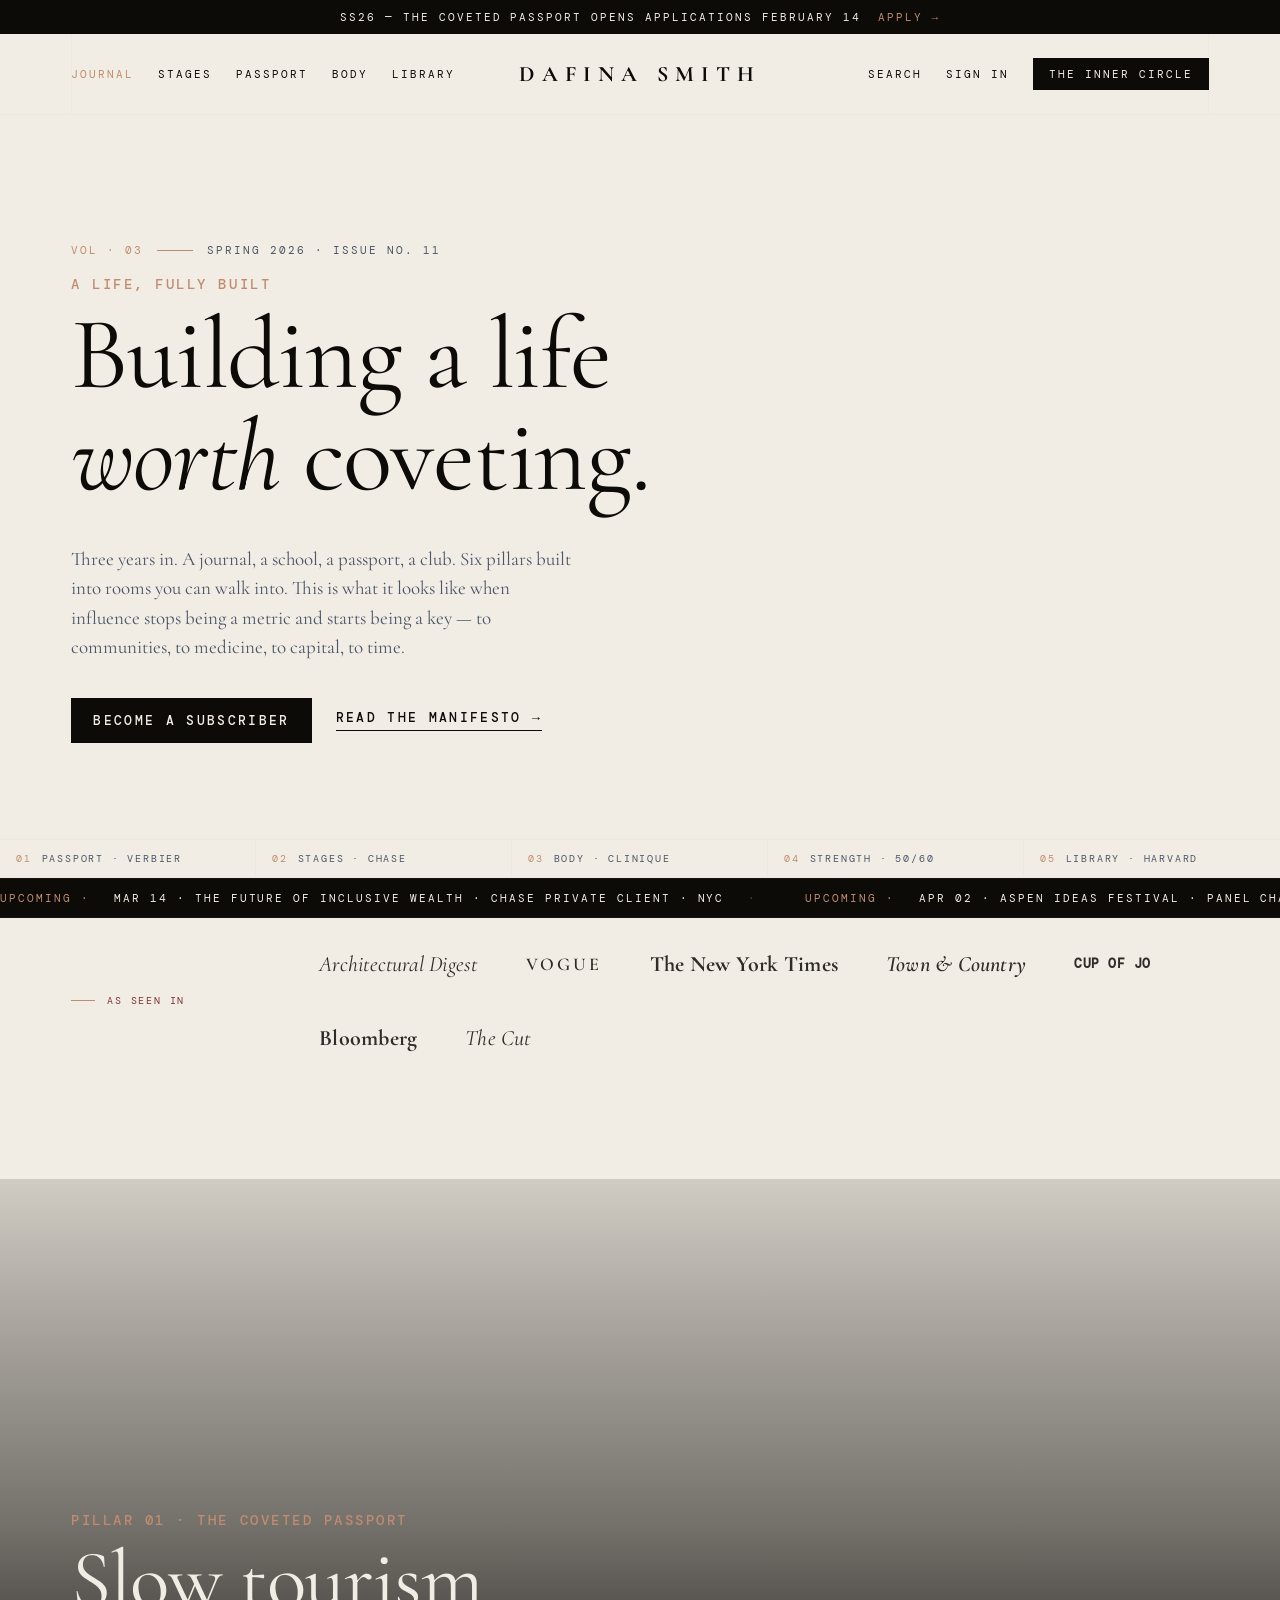
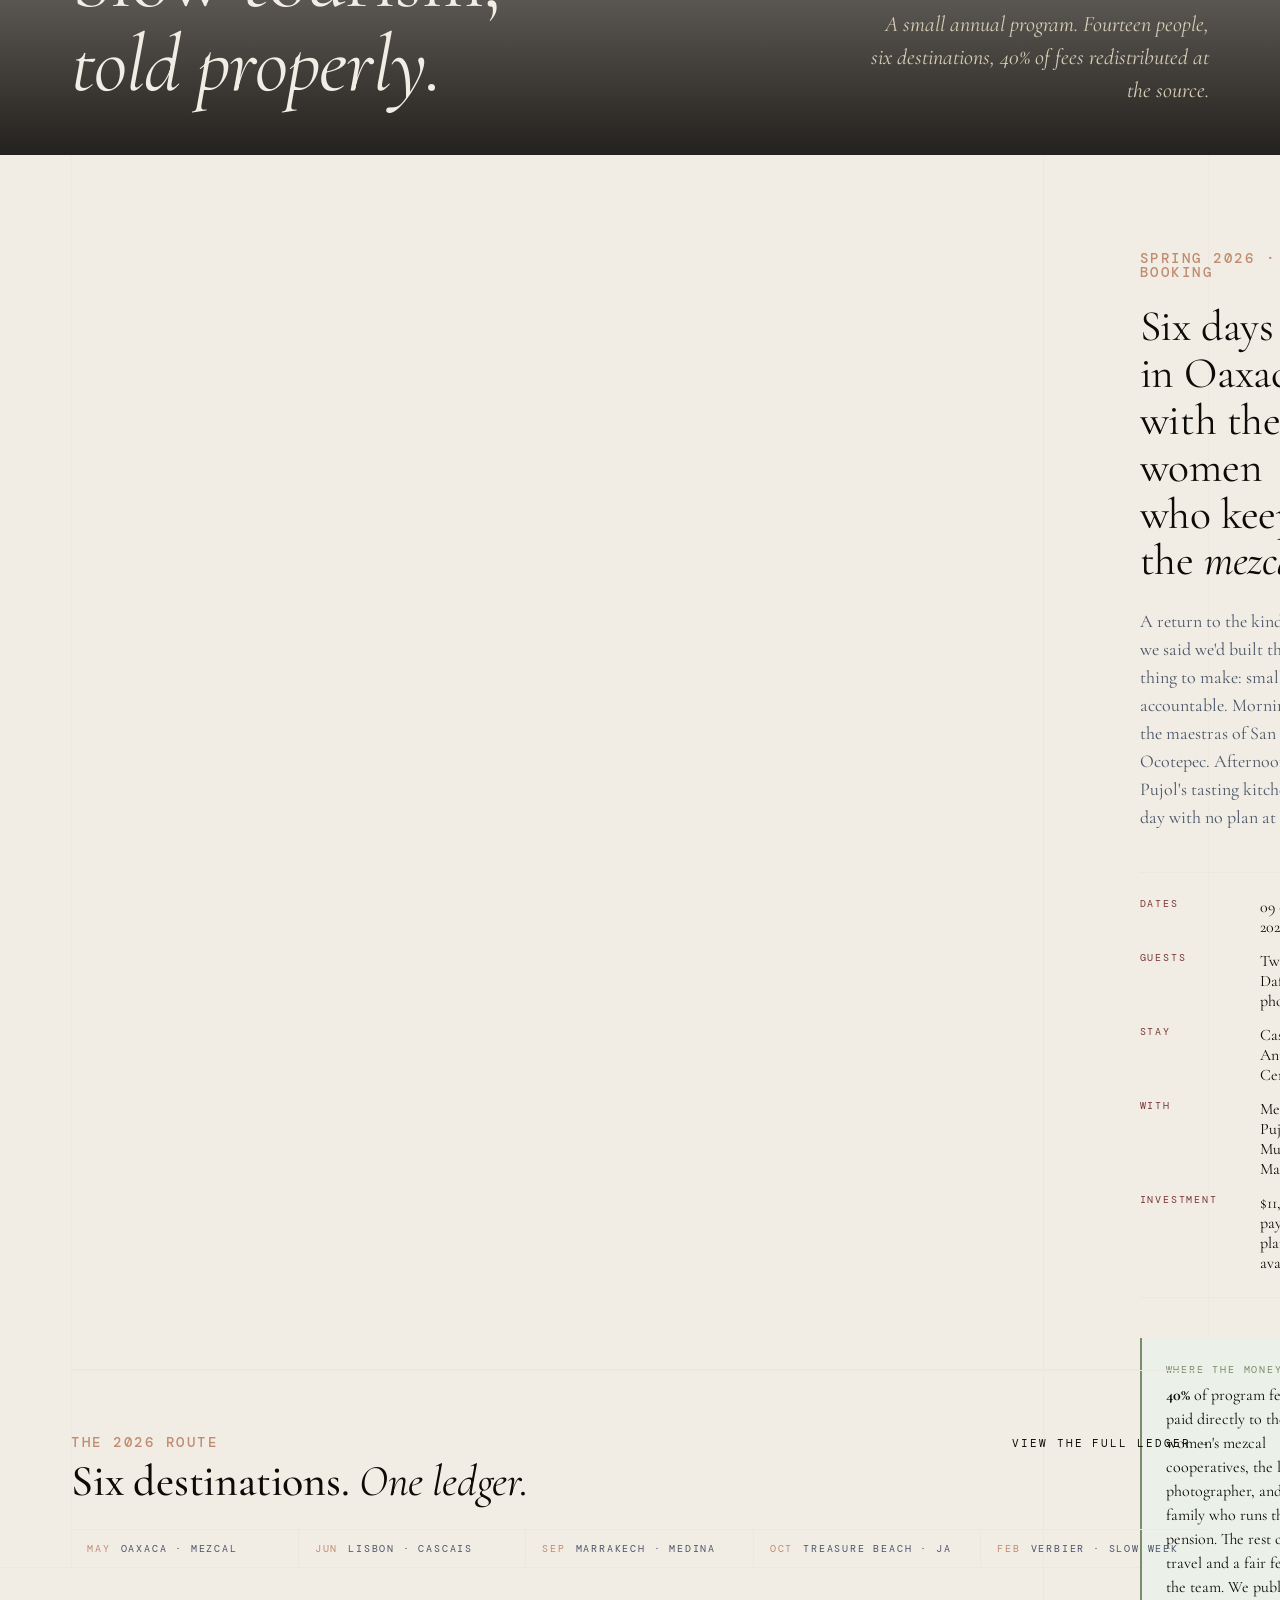
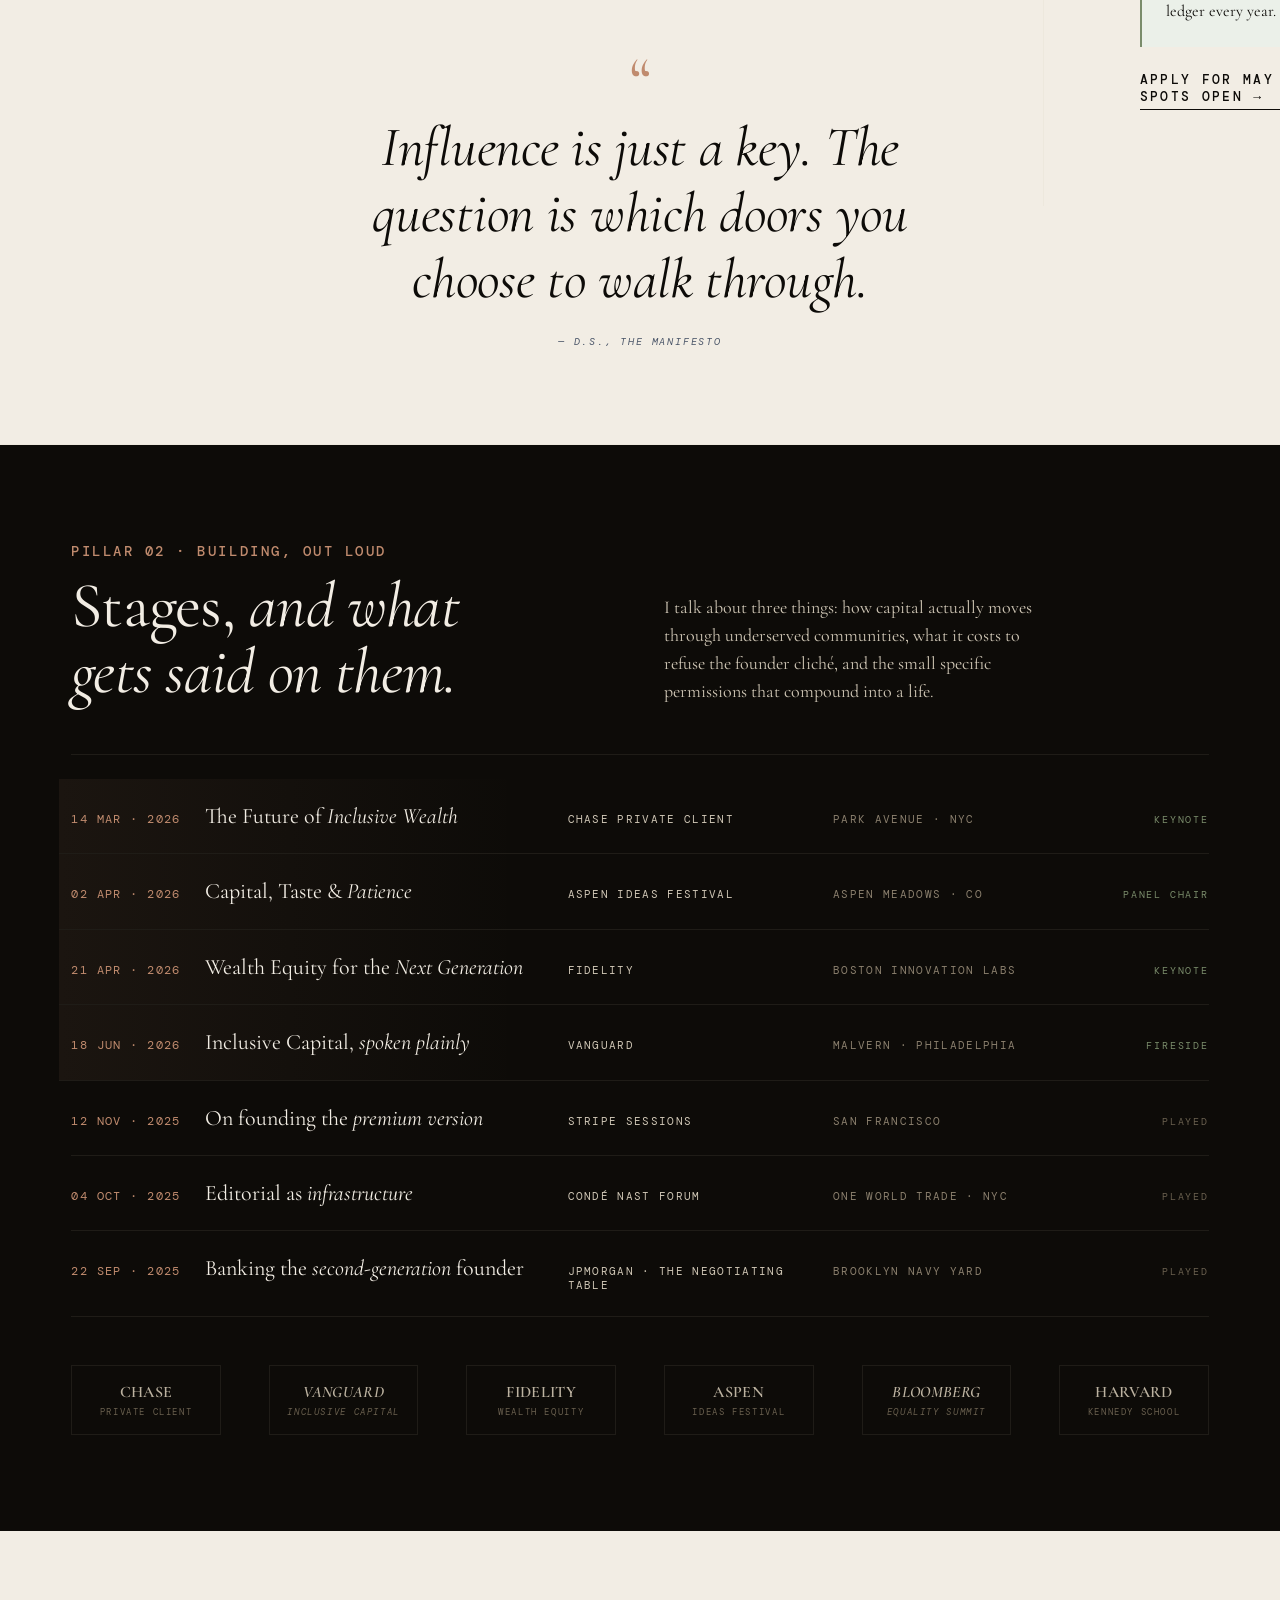
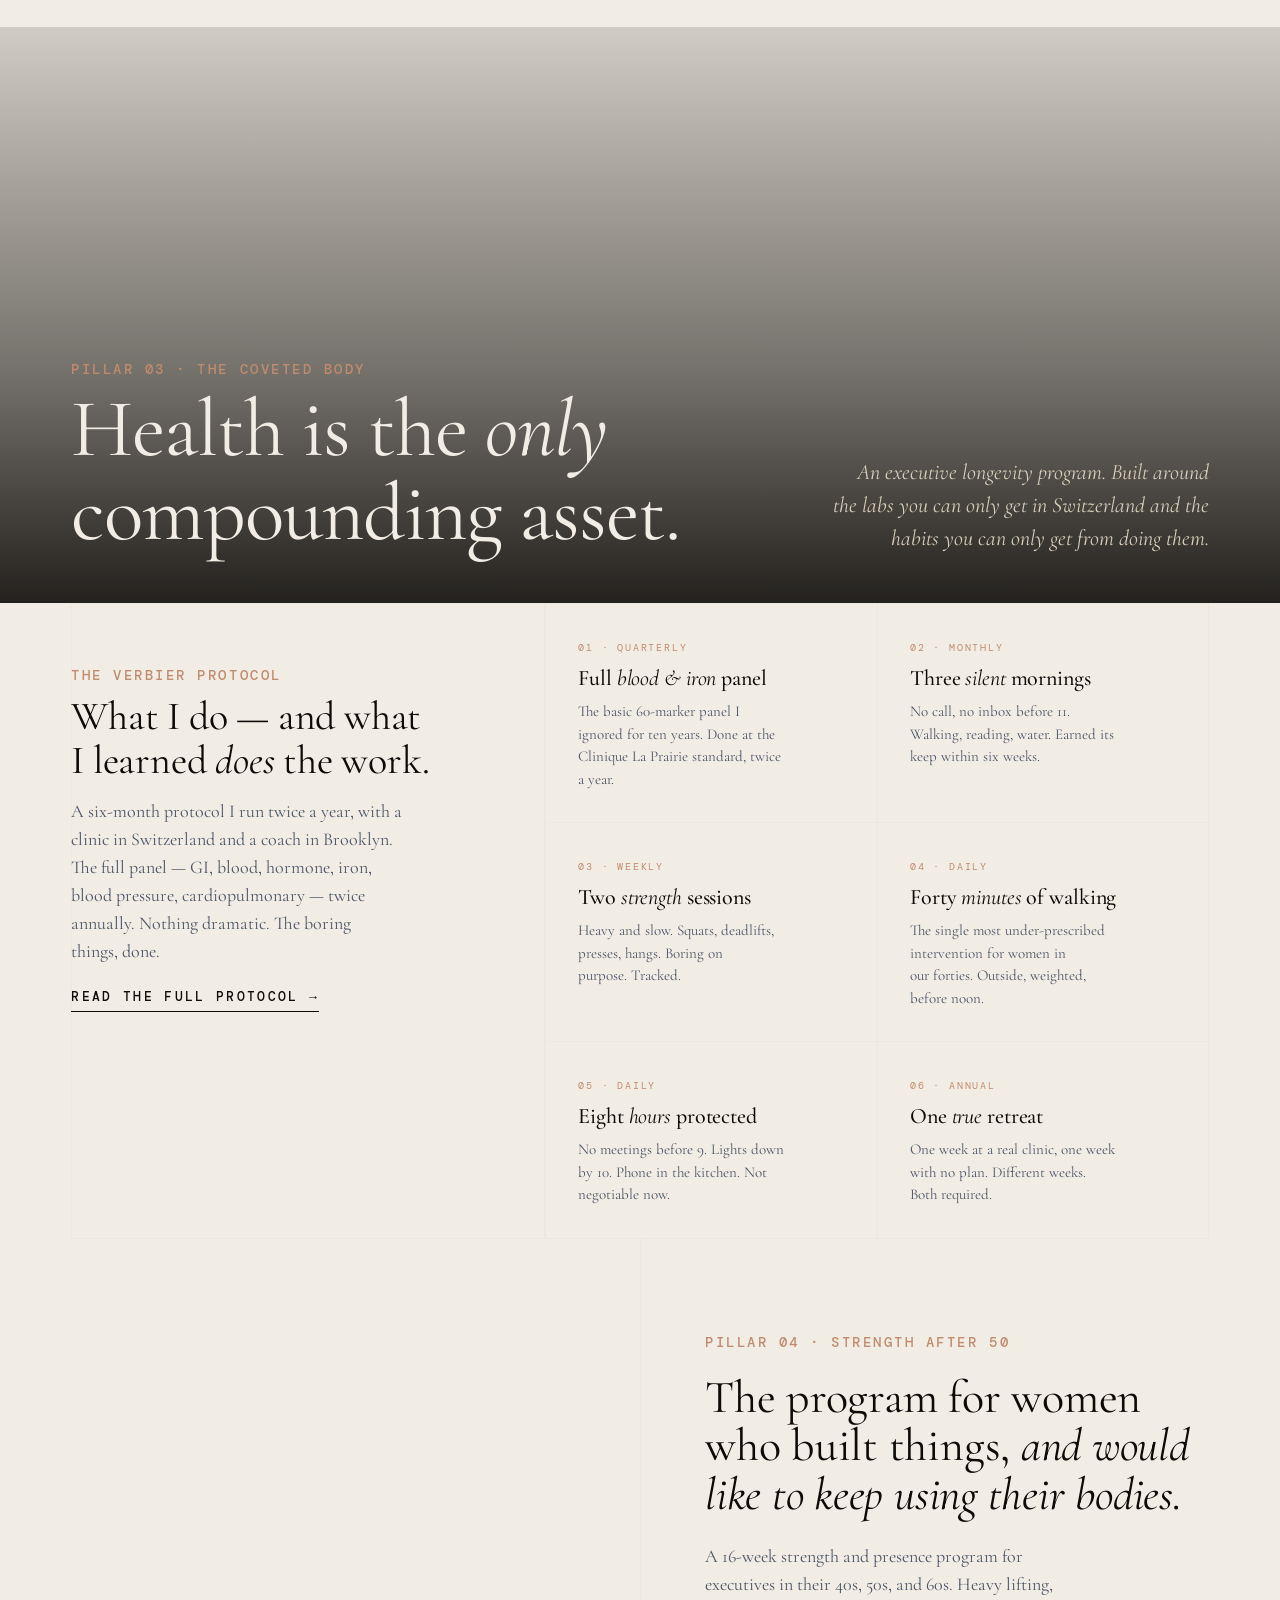
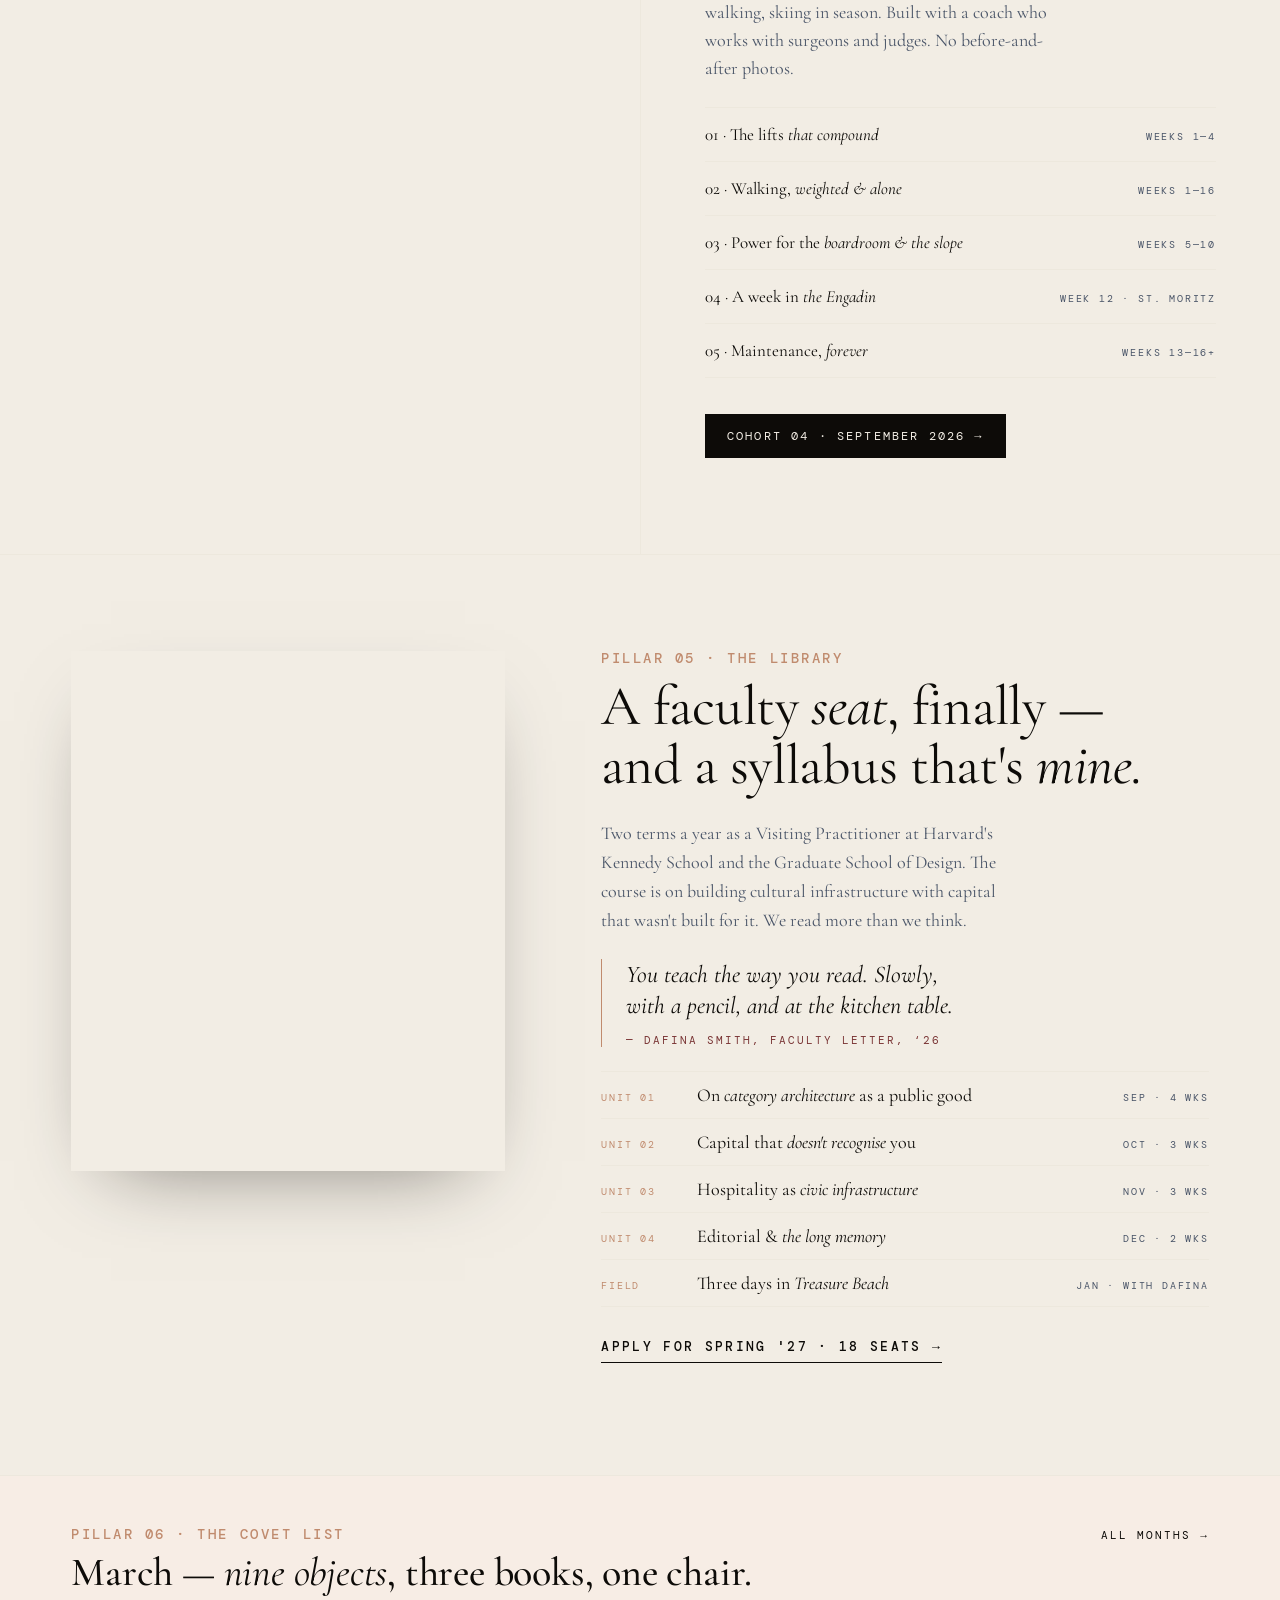
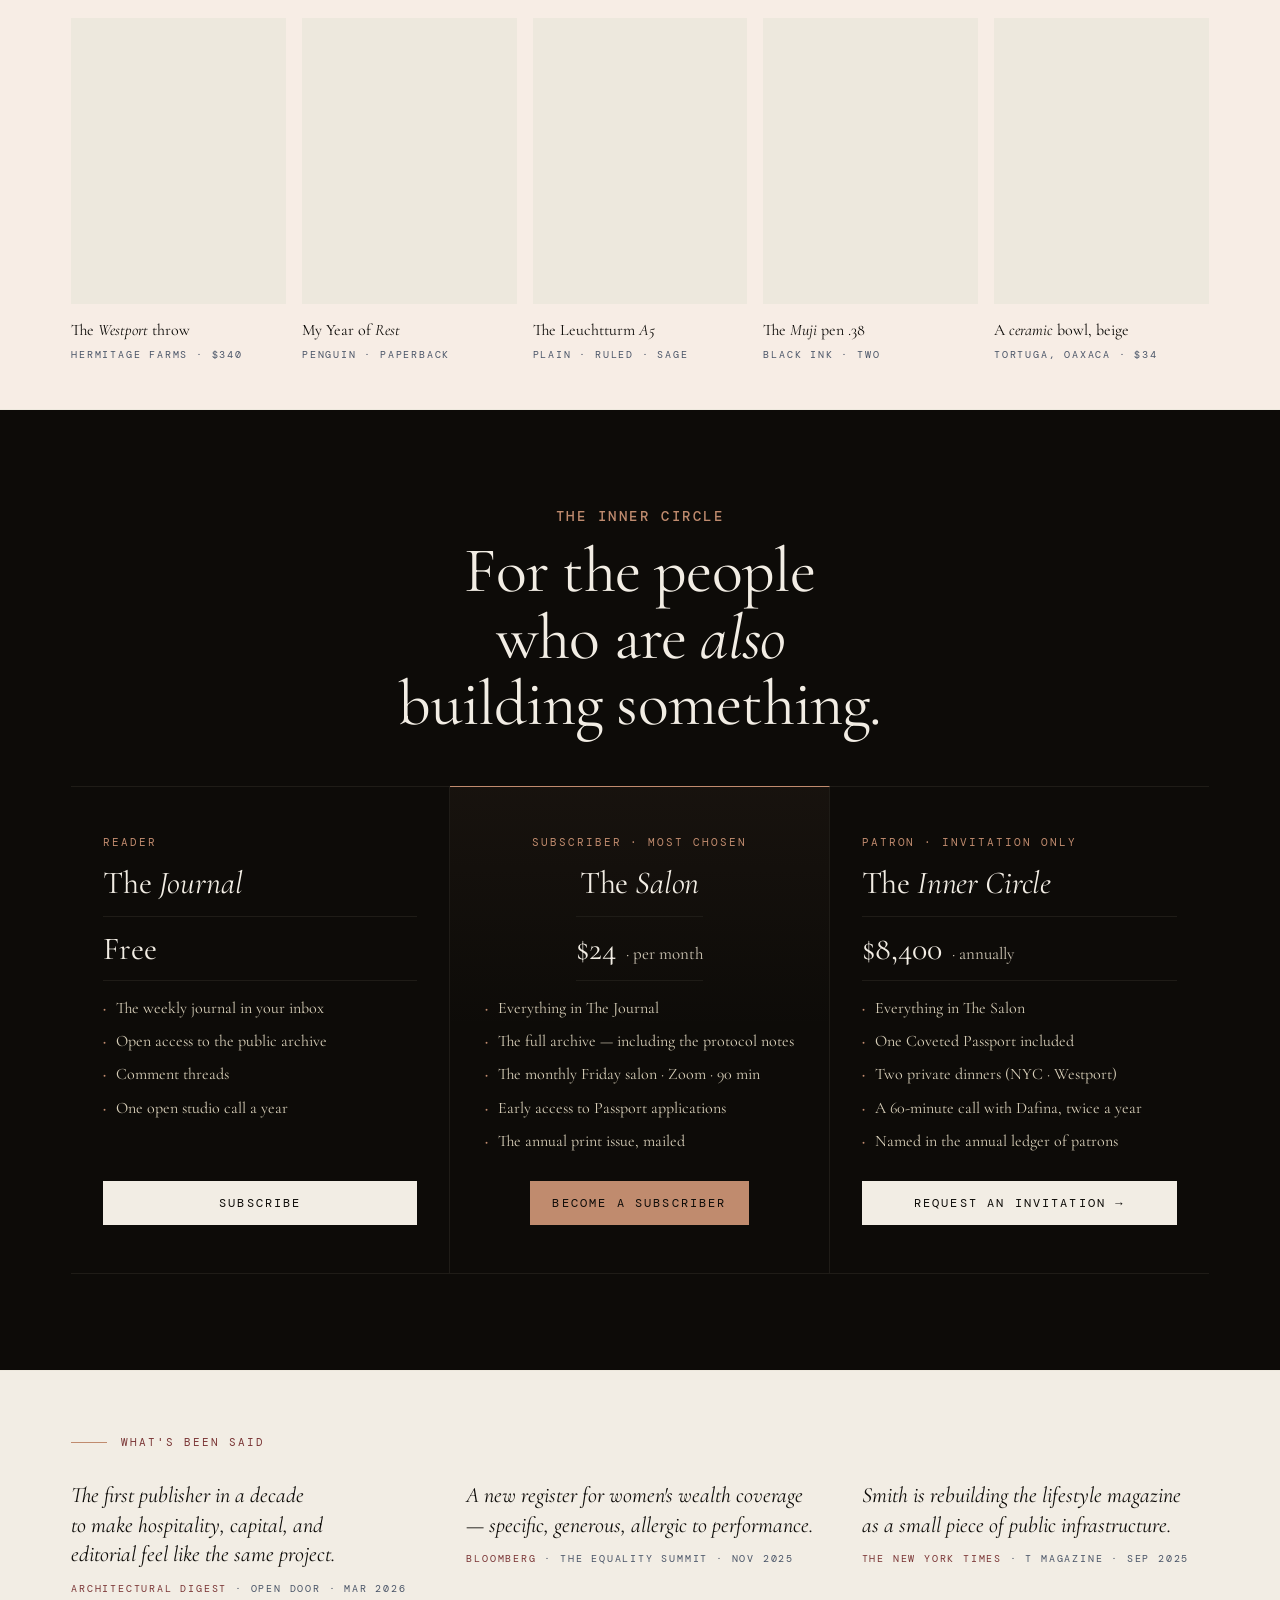
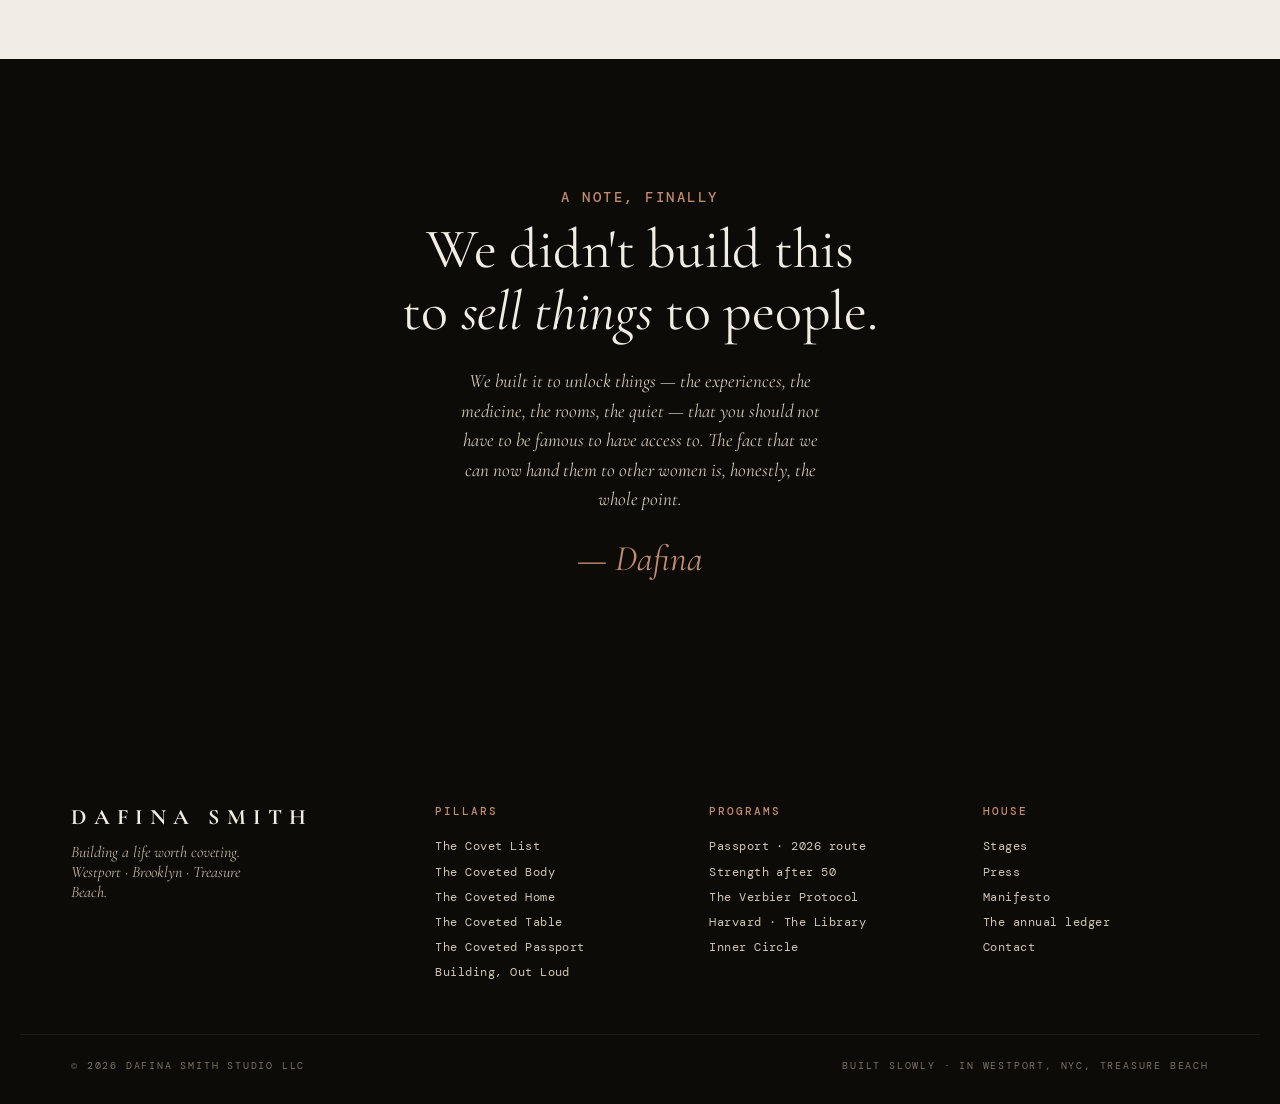
<file: index.html>
<!doctype html>
<html lang="en">
<head>
  <meta charset="utf-8">
  <title>Dafina Smith — A life worth coveting (a sketch)</title>
  <meta name="viewport" content="width=device-width, initial-scale=1">
  <link rel="icon" type="image/svg+xml" href="favicon.svg">
  <link rel="stylesheet" href="colors_and_type.css">
  <link rel="stylesheet" href="site.css">
  <link rel="stylesheet" href="dream.css">
</head>
<body data-screen-label="Dream-state · Home">

  <!-- ============================================================ -->
  <!-- ANNOUNCE STRIP                                                -->
  <!-- ============================================================ -->
  <div class="announce">
    <span>SS26 — The Coveted Passport opens applications February 14</span>
    <a href="#passport">Apply →</a>
  </div>

  <!-- ============================================================ -->
  <!-- HEADER                                                        -->
  <!-- ============================================================ -->
  <header class="site-header">
    <div class="frame">
      <div class="row">
        <nav class="left">
          <a class="nav-link active">Journal</a>
          <a class="nav-link">Stages</a>
          <a class="nav-link">Passport</a>
          <a class="nav-link">Body</a>
          <a class="nav-link">Library</a>
        </nav>
        <div class="wordmark">DAFINA SMITH</div>
        <nav class="right">
          <a class="nav-link">Search</a>
          <a class="nav-link">Sign in</a>
          <a class="pill">The Inner Circle</a>
        </nav>
      </div>
    </div>
  </header>

  <!-- ============================================================ -->
  <!-- HERO — typographic, the dream statement                       -->
  <!-- ============================================================ -->
  <section class="hero-type">
    <div class="hero-type__inner">
      <div class="hero-type__kicker">
        <span class="num">VOL · 03</span>
        <span class="bar"></span>
        <span>Spring 2026 · Issue No. 11</span>
      </div>
      <p class="eyebrow subhead" style="margin:0;">A life, fully built</p>
      <h1>Building a life <em>worth</em> coveting.</h1>
      <p class="hero-type__dek">Three years in. A journal, a school, a passport, a club. Six pillars built into rooms you can walk into. This is what it looks like when influence stops being a metric and starts being a key — to communities, to medicine, to capital, to time.</p>
      <div class="hero-type__cta">
        <button class="hero-type__primary">Become a Subscriber</button>
        <a class="hero-type__secondary">Read the manifesto →</a>
      </div>
    </div>
    <!-- six-cell pillar strip -->
    <div class="hero-type__strip">
      <button class="hero-type__cell">
        <div class="hero-type__cell-img" style="background-image: url('https://images.unsplash.com/photo-1551524559-8af4e6624178?w=900&q=80&auto=format');"></div>
        <div class="hero-type__cell-meta"><span class="num">01</span><span>Passport · Verbier</span></div>
      </button>
      <button class="hero-type__cell">
        <div class="hero-type__cell-img" style="background-image: url('https://images.unsplash.com/photo-1505373877841-8d25f7d46678?w=900&q=80&auto=format');"></div>
        <div class="hero-type__cell-meta"><span class="num">02</span><span>Stages · Chase</span></div>
      </button>
      <button class="hero-type__cell">
        <div class="hero-type__cell-img" style="background-image: url('https://images.unsplash.com/photo-1540555700478-4be289fbecef?w=900&q=80&auto=format');"></div>
        <div class="hero-type__cell-meta"><span class="num">03</span><span>Body · Clinique</span></div>
      </button>
      <button class="hero-type__cell">
        <div class="hero-type__cell-img" style="background-image: url('https://images.unsplash.com/photo-1518611012118-696072aa579a?w=900&q=80&auto=format');"></div>
        <div class="hero-type__cell-meta"><span class="num">04</span><span>Strength · 50/60</span></div>
      </button>
      <button class="hero-type__cell">
        <div class="hero-type__cell-img" style="background-image: url('https://images.unsplash.com/photo-1532012197267-da84d127e765?w=900&q=80&auto=format');"></div>
        <div class="hero-type__cell-meta"><span class="num">05</span><span>Library · Harvard</span></div>
      </button>
    </div>
  </section>

  <!-- marquee of upcoming -->
  <div class="marquee">
    <div class="marquee-track">
      <span><span class="pill-rose">UPCOMING ·</span> Mar 14 · The Future of Inclusive Wealth · Chase Private Client · NYC <span class="dot">·</span></span>
      <span><span class="pill-rose">UPCOMING ·</span> Apr 02 · Aspen Ideas Festival · Panel chair · Aspen, CO <span class="dot">·</span></span>
      <span><span class="pill-rose">UPCOMING ·</span> Apr 21 · Fidelity Wealth Equity Summit · Keynote · Boston <span class="dot">·</span></span>
      <span><span class="pill-rose">UPCOMING ·</span> May 09 · The Coveted Passport — Oaxaca · Hosting · 14 guests <span class="dot">·</span></span>
      <span><span class="pill-rose">UPCOMING ·</span> Jun 03 · Harvard Kennedy School · Visiting Practitioner · Cambridge <span class="dot">·</span></span>
      <span><span class="pill-rose">UPCOMING ·</span> Jun 18 · Vanguard · Inclusive Capital fireside · Philadelphia <span class="dot">·</span></span>
      <!-- duplicate for seamless loop -->
      <span><span class="pill-rose">UPCOMING ·</span> Mar 14 · The Future of Inclusive Wealth · Chase Private Client · NYC <span class="dot">·</span></span>
      <span><span class="pill-rose">UPCOMING ·</span> Apr 02 · Aspen Ideas Festival · Panel chair · Aspen, CO <span class="dot">·</span></span>
      <span><span class="pill-rose">UPCOMING ·</span> Apr 21 · Fidelity Wealth Equity Summit · Keynote · Boston <span class="dot">·</span></span>
      <span><span class="pill-rose">UPCOMING ·</span> May 09 · The Coveted Passport — Oaxaca · Hosting · 14 guests <span class="dot">·</span></span>
      <span><span class="pill-rose">UPCOMING ·</span> Jun 03 · Harvard Kennedy School · Visiting Practitioner · Cambridge <span class="dot">·</span></span>
      <span><span class="pill-rose">UPCOMING ·</span> Jun 18 · Vanguard · Inclusive Capital fireside · Philadelphia <span class="dot">·</span></span>
    </div>
  </div>

  <!-- ============================================================ -->
  <!-- IN-MEDIA — wordmarks of publications she's appeared in       -->
  <!-- ============================================================ -->
  <section class="in-media">
    <div class="inner">
      <div class="label"><span class="bar"></span><span>AS SEEN IN</span></div>
      <div class="marks">
        <span class="it ad">Architectural Digest</span>
        <span class="it voguebold">VOGUE</span>
        <span class="it nyt">The New York Times</span>
        <span class="it" style="font-style: italic;">Town &amp; Country</span>
        <span class="it small">Cup of Jo</span>
        <span class="it" style="font-weight: 700;">Bloomberg</span>
        <span class="it" style="font-style: italic; font-weight: 400;">The Cut</span>
      </div>
    </div>
  </section>

  <!-- ============================================================ -->
  <!-- SECTION OPENER — THE COVETED PASSPORT                        -->
  <!-- ============================================================ -->
  <section class="opener" id="passport">
    <div class="image" style="background-image: url('https://images.unsplash.com/photo-1518105779142-d975f22f1b0a?w=1800&q=80&auto=format');"></div>
    <div class="grad"></div>
    <div class="body">
      <div>
        <span class="eyebrow">Pillar 01 · The Coveted Passport</span>
        <h2>Slow tourism, <em>told properly.</em></h2>
      </div>
      <p class="deck">A small annual program. Fourteen people, six destinations, 40% of fees redistributed at the source.</p>
    </div>
  </section>

  <!-- featured journey -->
  <div class="frame">
    <article class="journey">
      <div class="figure" style="background-image: url('https://images.unsplash.com/photo-1582719471384-894fbb16e074?w=1400&q=80&auto=format');"></div>
      <div class="pane">
        <span class="eyebrow subhead">Spring 2026 · Now booking</span>
        <h3>Six days in Oaxaca, with the women who keep the <em>mezcal.</em></h3>
        <p class="lede">A return to the kind of trip we said we'd built this whole thing to make: small, slow, accountable. Mornings with the maestras of San Dionisio Ocotepec. Afternoons at Pujol's tasting kitchen. One day with no plan at all.</p>

        <dl class="ledger">
          <dt>Dates</dt><dd>09 — 14 May 2026</dd>
          <dt>Guests</dt><dd>Twelve, plus Dafina &amp; the photographer</dd>
          <dt>Stay</dt><dd>Casa Antonieta, Centro</dd>
          <dt>With</dt><dd>Mezcaloteca · Pujol · Mujeres del Maguey</dd>
          <dt>Investment</dt><dd>$11,400 · payment plans available</dd>
        </dl>

        <div class="impact">
          <span class="label">Where the money goes</span>
          <strong>40%</strong> of program fees are paid directly to the women's mezcal cooperatives, the local photographer, and the family who runs the pension. The rest covers travel and a fair fee for the team. We publish the ledger every year.
        </div>

        <a class="hero-type__secondary" style="align-self:flex-start;">Apply for May · 4 spots open →</a>
      </div>
    </article>
  </div>

  <!-- the route — small grid of places & dates -->
  <div class="frame">
    <div class="section-head">
      <div class="titles">
        <span class="eyebrow subhead">The 2026 Route</span>
        <h2>Six destinations. <em>One ledger.</em></h2>
      </div>
      <a class="all">View the full ledger →</a>
    </div>

    <div class="hero-type__strip" style="border-top: 1px solid var(--cream);">
      <button class="hero-type__cell">
        <div class="hero-type__cell-img" style="background-image: url('https://images.unsplash.com/photo-1518105779142-d975f22f1b0a?w=900&q=80&auto=format');"></div>
        <div class="hero-type__cell-meta"><span class="num">MAY</span><span>Oaxaca · Mezcal</span></div>
      </button>
      <button class="hero-type__cell">
        <div class="hero-type__cell-img" style="background-image: url('https://images.unsplash.com/photo-1551632811-561732d1e306?w=900&q=80&auto=format');"></div>
        <div class="hero-type__cell-meta"><span class="num">JUN</span><span>Lisbon · Cascais</span></div>
      </button>
      <button class="hero-type__cell">
        <div class="hero-type__cell-img" style="background-image: url('https://images.unsplash.com/photo-1528127269322-539801943592?w=900&q=80&auto=format');"></div>
        <div class="hero-type__cell-meta"><span class="num">SEP</span><span>Marrakech · Medina</span></div>
      </button>
      <button class="hero-type__cell">
        <div class="hero-type__cell-img" style="background-image: url('https://images.unsplash.com/photo-1559554498-ba89def58a89?w=900&q=80&auto=format');"></div>
        <div class="hero-type__cell-meta"><span class="num">OCT</span><span>Treasure Beach · JA</span></div>
      </button>
      <button class="hero-type__cell">
        <div class="hero-type__cell-img" style="background-image: url('https://images.unsplash.com/photo-1551524559-8af4e6624178?w=900&q=80&auto=format');"></div>
        <div class="hero-type__cell-meta"><span class="num">FEB</span><span>Verbier · Slow week</span></div>
      </button>
    </div>
  </div>

  <!-- ============================================================ -->
  <!-- COVER QUOTE                                                  -->
  <!-- ============================================================ -->
  <section class="cover-quote">
    <blockquote>
      Influence is just a key. The question is which doors you choose to walk through.
      <span class="attr">— D.S., the manifesto</span>
    </blockquote>
  </section>

  <!-- ============================================================ -->
  <!-- STAGES — speaking ledger + partner lockups                   -->
  <!-- ============================================================ -->
  <section class="stages">
    <div class="inner">
      <div class="head">
        <div>
          <span class="eyebrow subhead">Pillar 02 · Building, Out Loud</span>
          <h2 style="margin-top: var(--s-3);">Stages, <em>and what gets said on them.</em></h2>
        </div>
        <p>I talk about three things: how capital actually moves through underserved communities, what it costs to refuse the founder cliché, and the small specific permissions that compound into a life.</p>
      </div>

      <!-- ledger -->
      <div style="padding-top: var(--s-5);">
        <div class="ledger-row upcoming">
          <span class="date">14 MAR · 2026</span>
          <span class="title">The Future of <em>Inclusive Wealth</em></span>
          <span class="host">Chase Private Client</span>
          <span class="place">Park Avenue · NYC</span>
          <span class="status">Keynote</span>
        </div>
        <div class="ledger-row upcoming">
          <span class="date">02 APR · 2026</span>
          <span class="title">Capital, Taste &amp; <em>Patience</em></span>
          <span class="host">Aspen Ideas Festival</span>
          <span class="place">Aspen Meadows · CO</span>
          <span class="status">Panel chair</span>
        </div>
        <div class="ledger-row upcoming">
          <span class="date">21 APR · 2026</span>
          <span class="title">Wealth Equity for the <em>Next Generation</em></span>
          <span class="host">Fidelity</span>
          <span class="place">Boston Innovation Labs</span>
          <span class="status">Keynote</span>
        </div>
        <div class="ledger-row upcoming">
          <span class="date">18 JUN · 2026</span>
          <span class="title">Inclusive Capital, <em>spoken plainly</em></span>
          <span class="host">Vanguard</span>
          <span class="place">Malvern · Philadelphia</span>
          <span class="status">Fireside</span>
        </div>
        <div class="ledger-row">
          <span class="date">12 NOV · 2025</span>
          <span class="title">On founding the <em>premium version</em></span>
          <span class="host">Stripe Sessions</span>
          <span class="place">San Francisco</span>
          <span class="status">Played</span>
        </div>
        <div class="ledger-row">
          <span class="date">04 OCT · 2025</span>
          <span class="title">Editorial as <em>infrastructure</em></span>
          <span class="host">Condé Nast Forum</span>
          <span class="place">One World Trade · NYC</span>
          <span class="status">Played</span>
        </div>
        <div class="ledger-row">
          <span class="date">22 SEP · 2025</span>
          <span class="title">Banking the <em>second-generation</em> founder</span>
          <span class="host">JPMorgan · The Negotiating Table</span>
          <span class="place">Brooklyn Navy Yard</span>
          <span class="status">Played</span>
        </div>
      </div>

      <!-- partner lockups -->
      <div class="partners">
        <div class="lockup">CHASE<span class="small">Private Client</span></div>
        <div class="lockup" style="font-style: italic;">Vanguard<span class="small">Inclusive Capital</span></div>
        <div class="lockup">FIDELITY<span class="small">Wealth Equity</span></div>
        <div class="lockup">ASPEN<span class="small">Ideas Festival</span></div>
        <div class="lockup" style="font-style: italic;">Bloomberg<span class="small">Equality Summit</span></div>
        <div class="lockup">HARVARD<span class="small">Kennedy School</span></div>
      </div>
    </div>
  </section>

  <!-- ============================================================ -->
  <!-- SECTION OPENER — THE COVETED BODY                            -->
  <!-- ============================================================ -->
  <section class="opener">
    <div class="image" style="background-image: url('https://images.unsplash.com/photo-1540555700478-4be289fbecef?w=1800&q=80&auto=format');"></div>
    <div class="grad"></div>
    <div class="body">
      <div>
        <span class="eyebrow">Pillar 03 · The Coveted Body</span>
        <h2>Health is the <em>only</em> compounding asset.</h2>
      </div>
      <p class="deck">An executive longevity program. Built around the labs you can only get in Switzerland and the habits you can only get from doing them.</p>
    </div>
  </section>

  <!-- protocol grid -->
  <div class="frame">
    <div class="protocol">
      <div class="lede">
        <span class="eyebrow subhead">The Verbier Protocol</span>
        <h3>What I do — and what I learned <em>does</em> the work.</h3>
        <p>A six-month protocol I run twice a year, with a clinic in Switzerland and a coach in Brooklyn. The full panel — GI, blood, hormone, iron, blood pressure, cardiopulmonary — twice annually. Nothing dramatic. The boring things, done.</p>
        <p style="margin-top: var(--s-4);"><a class="hero-type__secondary" style="display:inline-block;">Read the full protocol →</a></p>
      </div>
      <div class="grid">
        <div class="cell">
          <span class="num">01 · Quarterly</span>
          <h4>Full <em>blood &amp; iron</em> panel</h4>
          <p>The basic 60-marker panel I ignored for ten years. Done at the Clinique La Prairie standard, twice a year.</p>
        </div>
        <div class="cell">
          <span class="num">02 · Monthly</span>
          <h4>Three <em>silent</em> mornings</h4>
          <p>No call, no inbox before 11. Walking, reading, water. Earned its keep within six weeks.</p>
        </div>
        <div class="cell">
          <span class="num">03 · Weekly</span>
          <h4>Two <em>strength</em> sessions</h4>
          <p>Heavy and slow. Squats, deadlifts, presses, hangs. Boring on purpose. Tracked.</p>
        </div>
        <div class="cell">
          <span class="num">04 · Daily</span>
          <h4>Forty <em>minutes</em> of walking</h4>
          <p>The single most under-prescribed intervention for women in our forties. Outside, weighted, before noon.</p>
        </div>
        <div class="cell">
          <span class="num">05 · Daily</span>
          <h4>Eight <em>hours</em> protected</h4>
          <p>No meetings before 9. Lights down by 10. Phone in the kitchen. Not negotiable now.</p>
        </div>
        <div class="cell">
          <span class="num">06 · Annual</span>
          <h4>One <em>true</em> retreat</h4>
          <p>One week at a real clinic, one week with no plan. Different weeks. Both required.</p>
        </div>
      </div>
    </div>
  </div>

  <!-- ============================================================ -->
  <!-- STRENGTH — fitness program for executive women               -->
  <!-- ============================================================ -->
  <section class="strength">
    <div class="image" style="background-image: url('https://images.unsplash.com/photo-1518611012118-696072aa579a?w=1400&q=80&auto=format');"></div>
    <div class="card">
      <span class="eyebrow subhead">Pillar 04 · Strength after 50</span>
      <h3>The program for women who built things, <em>and would like to keep using their bodies.</em></h3>
      <p>A 16-week strength and presence program for executives in their 40s, 50s, and 60s. Heavy lifting, walking, skiing in season. Built with a coach who works with surgeons and judges. No before-and-after photos.</p>

      <div class="stack">
        <div class="row">
          <span class="name">01 · The lifts <em>that compound</em></span>
          <span class="meta">Weeks 1—4</span>
        </div>
        <div class="row">
          <span class="name">02 · Walking, <em>weighted &amp; alone</em></span>
          <span class="meta">Weeks 1—16</span>
        </div>
        <div class="row">
          <span class="name">03 · Power for the <em>boardroom &amp; the slope</em></span>
          <span class="meta">Weeks 5—10</span>
        </div>
        <div class="row">
          <span class="name">04 · A week in <em>the Engadin</em></span>
          <span class="meta">Week 12 · St. Moritz</span>
        </div>
        <div class="row">
          <span class="name">05 · Maintenance, <em>forever</em></span>
          <span class="meta">Weeks 13—16+</span>
        </div>
      </div>

      <a class="button">Cohort 04 · September 2026 →</a>
    </div>
  </section>

  <!-- ============================================================ -->
  <!-- THE LIBRARY — Harvard executive ed partnership               -->
  <!-- ============================================================ -->
  <section class="library">
    <div class="inner">
      <div class="image" style="background-image: url('https://images.unsplash.com/photo-1481627834876-b7833e8f5570?w=1200&q=80&auto=format');"></div>
      <div class="pane">
        <span class="eyebrow subhead">Pillar 05 · The Library</span>
        <h2>A faculty <em>seat</em>, finally — and a syllabus that's <em>mine.</em></h2>
        <p>Two terms a year as a Visiting Practitioner at Harvard's Kennedy School and the Graduate School of Design. The course is on building cultural infrastructure with capital that wasn't built for it. We read more than we think.</p>

        <blockquote>
          You teach the way you read. Slowly, with a pencil, and at the kitchen table.
          <span class="who">— Dafina Smith, faculty letter, ‘26</span>
        </blockquote>

        <div class="syllabus">
          <div class="row">
            <span class="num">UNIT 01</span>
            <span class="label">On <em>category architecture</em> as a public good</span>
            <span class="when">Sep · 4 wks</span>
          </div>
          <div class="row">
            <span class="num">UNIT 02</span>
            <span class="label">Capital that <em>doesn't recognise</em> you</span>
            <span class="when">Oct · 3 wks</span>
          </div>
          <div class="row">
            <span class="num">UNIT 03</span>
            <span class="label">Hospitality as <em>civic infrastructure</em></span>
            <span class="when">Nov · 3 wks</span>
          </div>
          <div class="row">
            <span class="num">UNIT 04</span>
            <span class="label">Editorial &amp; <em>the long memory</em></span>
            <span class="when">Dec · 2 wks</span>
          </div>
          <div class="row">
            <span class="num">FIELD</span>
            <span class="label">Three days in <em>Treasure Beach</em></span>
            <span class="when">Jan · with Dafina</span>
          </div>
        </div>

        <p style="margin-top: var(--s-5);"><a class="hero-type__secondary" style="display:inline-block;">Apply for Spring '27 · 18 seats →</a></p>
      </div>
    </div>
  </section>

  <!-- ============================================================ -->
  <!-- COVET STRIP — small horizontal of curated objects            -->
  <!-- ============================================================ -->
  <section class="covet-strip">
    <div class="inner">
      <div class="head">
        <div>
          <span class="eyebrow subhead">Pillar 06 · The Covet List</span>
          <h2>March — <em>nine objects</em>, three books, one chair.</h2>
        </div>
        <a class="all">All months →</a>
      </div>

      <div class="row">
        <div class="item">
          <div class="img" style="background-image: url('https://images.unsplash.com/photo-1586023492125-27b2c045efd7?w=600&q=80&auto=format');"></div>
          <div class="name">The <em>Westport</em> throw</div>
          <div class="where">Hermitage Farms · $340</div>
        </div>
        <div class="item">
          <div class="img" style="background-image: url('https://images.unsplash.com/photo-1544947950-fa07a98d237f?w=600&q=80&auto=format');"></div>
          <div class="name">My Year of <em>Rest</em></div>
          <div class="where">Penguin · paperback</div>
        </div>
        <div class="item">
          <div class="img" style="background-image: url('https://images.unsplash.com/photo-1495446815901-a7297e633e8d?w=600&q=80&auto=format');"></div>
          <div class="name">The Leuchtturm <em>A5</em></div>
          <div class="where">Plain · ruled · sage</div>
        </div>
        <div class="item">
          <div class="img" style="background-image: url('https://images.unsplash.com/photo-1493612276216-ee3925520721?w=600&q=80&auto=format');"></div>
          <div class="name">The <em>Muji</em> pen .38</div>
          <div class="where">Black ink · two</div>
        </div>
        <div class="item">
          <div class="img" style="background-image: url('https://images.unsplash.com/photo-1567538096630-e0c55bd6374c?w=600&q=80&auto=format');"></div>
          <div class="name">A <em>ceramic</em> bowl, beige</div>
          <div class="where">Tortuga, Oaxaca · $34</div>
        </div>
      </div>
    </div>
  </section>

  <!-- ============================================================ -->
  <!-- INNER CIRCLE — membership                                    -->
  <!-- ============================================================ -->
  <section class="tiers">
    <div class="inner">
      <div class="head">
        <span class="eyebrow subhead">The Inner Circle</span>
        <h2>For the people who are <em>also</em> building something.</h2>
      </div>
      <div class="grid">
        <div class="tier">
          <span class="name">Reader</span>
          <h3>The <em>Journal</em></h3>
          <div class="price"><span class="num">Free</span></div>
          <ul>
            <li>The weekly journal in your inbox</li>
            <li>Open access to the public archive</li>
            <li>Comment threads</li>
            <li>One open studio call a year</li>
          </ul>
          <a class="cta">Subscribe</a>
        </div>
        <div class="tier featured">
          <span class="name">Subscriber · most chosen</span>
          <h3>The <em>Salon</em></h3>
          <div class="price"><span class="num">$24</span> · per month</div>
          <ul>
            <li>Everything in The Journal</li>
            <li>The full archive — including the protocol notes</li>
            <li>The monthly Friday salon · Zoom · 90 min</li>
            <li>Early access to Passport applications</li>
            <li>The annual print issue, mailed</li>
          </ul>
          <a class="cta">Become a Subscriber</a>
        </div>
        <div class="tier">
          <span class="name">Patron · invitation only</span>
          <h3>The <em>Inner Circle</em></h3>
          <div class="price"><span class="num">$8,400</span> · annually</div>
          <ul>
            <li>Everything in The Salon</li>
            <li>One Coveted Passport included</li>
            <li>Two private dinners (NYC · Westport)</li>
            <li>A 60-minute call with Dafina, twice a year</li>
            <li>Named in the annual ledger of patrons</li>
          </ul>
          <a class="cta">Request an invitation →</a>
        </div>
      </div>
    </div>
  </section>

  <!-- ============================================================ -->
  <!-- PRESS QUOTES                                                  -->
  <!-- ============================================================ -->
  <section class="press">
    <div class="inner">
      <div class="head"><span class="bar"></span><span>What's been said</span></div>
      <div class="grid">
        <div class="quote">
          <p class="text">The first publisher in a decade to make hospitality, capital, and editorial feel like the same project.</p>
          <span class="src"><span class="pub">Architectural Digest</span> · Open Door · Mar 2026</span>
        </div>
        <div class="quote">
          <p class="text">A new register for women's wealth coverage — specific, generous, allergic to performance.</p>
          <span class="src"><span class="pub">Bloomberg</span> · The Equality Summit · Nov 2025</span>
        </div>
        <div class="quote">
          <p class="text">Smith is rebuilding the lifestyle magazine as a small piece of public infrastructure.</p>
          <span class="src"><span class="pub">The New York Times</span> · T Magazine · Sep 2025</span>
        </div>
      </div>
    </div>
  </section>

  <!-- ============================================================ -->
  <!-- SIGNOFF                                                       -->
  <!-- ============================================================ -->
  <section class="signoff">
    <div class="inner">
      <span class="eyebrow subhead">A note, finally</span>
      <h2>We didn't build this to <em>sell things</em> to people.</h2>
      <p>We built it to unlock things — the experiences, the medicine, the rooms, the quiet — that you should not have to be famous to have access to. The fact that we can now hand them to other women is, honestly, the whole point.</p>
      <div class="signature">— Dafina</div>
    </div>
  </section>

  <!-- ============================================================ -->
  <!-- FOOTER                                                        -->
  <!-- ============================================================ -->
  <footer class="site-footer">
    <div class="inner">
      <div class="brand">
        <div class="mark">DAFINA SMITH</div>
        <div class="line">Building a life worth coveting. Westport · Brooklyn · Treasure Beach.</div>
      </div>
      <div>
        <h4>Pillars</h4>
        <ul>
          <li><a>The Covet List</a></li>
          <li><a>The Coveted Body</a></li>
          <li><a>The Coveted Home</a></li>
          <li><a>The Coveted Table</a></li>
          <li><a>The Coveted Passport</a></li>
          <li><a>Building, Out Loud</a></li>
        </ul>
      </div>
      <div>
        <h4>Programs</h4>
        <ul>
          <li><a>Passport · 2026 route</a></li>
          <li><a>Strength after 50</a></li>
          <li><a>The Verbier Protocol</a></li>
          <li><a>Harvard · The Library</a></li>
          <li><a>Inner Circle</a></li>
        </ul>
      </div>
      <div>
        <h4>House</h4>
        <ul>
          <li><a>Stages</a></li>
          <li><a>Press</a></li>
          <li><a>Manifesto</a></li>
          <li><a>The annual ledger</a></li>
          <li><a>Contact</a></li>
        </ul>
      </div>
    </div>
    <div class="copy">
      <span>© 2026 Dafina Smith Studio LLC</span>
      <span>Built slowly · in Westport, NYC, Treasure Beach</span>
    </div>
  </footer>

</body>
</html>
</file>
<file: colors_and_type.css>
/* ============================================================
   DAFINA SMITH · DESIGN TOKENS
   Color & Typography foundations.
   Source: dafina-brand-standards.docx (2026)
   ============================================================ */

/* ---------- FONTS ---------- */
/* Cormorant Garamond + DM Mono are loaded from Google Fonts.
   Per brand standards, weights used:
     Cormorant Garamond: 400, 500, 600, 700 (italic across all)
     DM Mono:            300, 400, 500
*/
@import url('https://fonts.googleapis.com/css2?family=Cormorant+Garamond:ital,wght@0,400;0,500;0,600;0,700;1,400;1,500;1,600;1,700&family=DM+Mono:wght@300;400;500&display=swap');

:root {
  /* ===========================================================
     COLOR · primary palette (observed colors, not designed)
     =========================================================== */
  --warm-black:        #0D0B08;   /* GROUND        primary background    */
  --warm-parchment:    #F2EDE4;   /* PRIMARY TEXT  on dark grounds       */
  --terra-rose:        #C08B6E;   /* PRIMARY ACCENT — the Dafina mark    */
  --hermitage-sage:    #7A8C6B;   /* SECONDARY ACCENT — organic content  */

  /* SUPPORTING TONES */
  --rose-light:        #F7EDE5;   /* soft callout / hover tint           */
  --sage-light:        #EBF0E9;   /* soft callout for organic content    */
  --cream:             #EDE8DD;   /* hairline rules, soft borders        */
  --slate:             #4A5568;   /* secondary text on light grounds     */
  --rust:              #7A3535;   /* emphasis, field labels, attribution */

  /* SEMANTIC COLOR ROLES (use these, not raw palette values) */
  --bg-ground:         var(--warm-black);
  --bg-paper:          var(--warm-parchment);
  --bg-tint-rose:      var(--rose-light);
  --bg-tint-sage:      var(--sage-light);

  --fg-on-dark:        var(--warm-parchment);
  --fg-on-light:       var(--warm-black);
  --fg-secondary:      var(--slate);
  --fg-muted:          color-mix(in oklab, var(--slate) 70%, var(--warm-parchment));
  --fg-emphasis:       var(--rust);

  --accent:            var(--terra-rose);
  --accent-organic:    var(--hermitage-sage);

  --border:            var(--cream);
  --border-strong:     color-mix(in oklab, var(--cream) 60%, var(--warm-black));
  --grid-line:         color-mix(in oklab, var(--cream) 80%, transparent);

  /* ===========================================================
     TYPE FAMILIES
     =========================================================== */
  --font-display: 'Cormorant Garamond', 'EB Garamond', Garamond, 'Times New Roman', serif;
  --font-mono:    'DM Mono', ui-monospace, 'SFMono-Regular', Menlo, monospace;

  /* ===========================================================
     TYPE SCALE (per the brand standards hierarchy)
     =========================================================== */
  --fs-hero:        clamp(48px, 7vw, 80px);   /* 60–80pt · Regular     */
  --fs-section:     clamp(30px, 4vw, 44px);   /* 32–44pt · Medium      */
  --fs-subhead:     14px;                     /* DM Mono · ALL CAPS    */
  --fs-body:        19px;                     /* 18–20pt · Regular     */
  --fs-pull-quote:  clamp(22px, 2.6vw, 32px); /* 24–32pt · Italic      */
  --fs-caption:     12px;                     /* 11–12pt · DM Mono     */
  --fs-button:      13px;                     /* DM Mono · CAPS · 500  */
  --fs-meta:        11px;

  --lh-hero:    1.04;
  --lh-display: 1.10;
  --lh-body:    1.55;
  --lh-mono:    1.35;

  /* ALL CAPS labels / buttons / nav use this letter-spacing */
  --tracking-caps:    0.18em;
  --tracking-caps-tight: 0.12em;
  /* Wordmark spec: Cormorant Bold, letter-spacing 80 (= 0.08em) */
  --tracking-wordmark: 0.32em;

  /* ===========================================================
     SPACING · 8pt scale + a 4pt half-step
     =========================================================== */
  --s-1:  4px;
  --s-2:  8px;
  --s-3:  12px;
  --s-4:  16px;
  --s-5:  24px;
  --s-6:  32px;
  --s-7:  48px;
  --s-8:  64px;
  --s-9:  96px;
  --s-10: 128px;

  /* ===========================================================
     RADIUS · the brand prefers no/low rounding (editorial)
     =========================================================== */
  --r-0: 0px;       /* default — no rounding */
  --r-1: 2px;       /* hairline rounding for inputs */
  --r-pill: 999px;  /* tags only */

  /* ===========================================================
     SHADOWS · used sparingly. warmth, not depth.
     =========================================================== */
  --shadow-quiet:  0 1px 0 0 var(--cream);
  --shadow-soft:   0 12px 40px -24px rgba(13, 11, 8, 0.35);
  --shadow-image:  0 30px 80px -40px rgba(13, 11, 8, 0.55);

  /* ===========================================================
     MOTION · slower than feels right. cut on the breath.
     =========================================================== */
  --ease-out:    cubic-bezier(0.22, 0.61, 0.36, 1);
  --ease-in-out: cubic-bezier(0.65, 0.05, 0.36, 1);
  --dur-fast:    220ms;
  --dur-base:    420ms;
  --dur-slow:    700ms;

  /* ===========================================================
     LAYOUT
     =========================================================== */
  --maxw-prose:   68ch;
  --maxw-content: 1240px;
  --gutter:       clamp(20px, 4vw, 56px);
}

/* ============================================================
   SEMANTIC TYPE STYLES
   ============================================================ */
.h-hero,
h1.hero {
  font-family: var(--font-display);
  font-weight: 400;
  font-size: var(--fs-hero);
  line-height: var(--lh-hero);
  letter-spacing: -0.005em;
  text-wrap: balance;
}

.h-section,
h2 {
  font-family: var(--font-display);
  font-weight: 500;
  font-size: var(--fs-section);
  line-height: var(--lh-display);
  letter-spacing: -0.005em;
  text-wrap: balance;
}

h3 {
  font-family: var(--font-display);
  font-weight: 500;
  font-size: clamp(22px, 2.4vw, 28px);
  line-height: 1.2;
}

.subhead,
.eyebrow {
  font-family: var(--font-mono);
  font-weight: 500;
  font-size: var(--fs-subhead);
  line-height: 1;
  text-transform: uppercase;
  letter-spacing: var(--tracking-caps);
  color: var(--accent);
}

.body,
p {
  font-family: var(--font-display);
  font-weight: 400;
  font-size: var(--fs-body);
  line-height: var(--lh-body);
  text-wrap: pretty;
}

.pull-quote,
blockquote {
  font-family: var(--font-display);
  font-style: italic;
  font-weight: 400;
  font-size: var(--fs-pull-quote);
  line-height: 1.3;
  text-wrap: balance;
}

.caption {
  font-family: var(--font-mono);
  font-weight: 400;
  font-size: var(--fs-caption);
  line-height: var(--lh-mono);
  letter-spacing: 0.04em;
  color: var(--fg-secondary);
}

.meta,
.byline,
time {
  font-family: var(--font-mono);
  font-weight: 400;
  font-size: var(--fs-meta);
  letter-spacing: var(--tracking-caps-tight);
  text-transform: uppercase;
}

.button-label,
.btn {
  font-family: var(--font-mono);
  font-weight: 500;
  font-size: var(--fs-button);
  text-transform: uppercase;
  letter-spacing: var(--tracking-caps);
}

/* WORDMARK — Cormorant Bold, locked caps, tracking 80 */
.wordmark {
  font-family: var(--font-display);
  font-weight: 700;
  text-transform: uppercase;
  letter-spacing: var(--tracking-wordmark);
}

/* ============================================================
   DARK GROUND DEFAULT
   The brand is dark-first. Most content lives on Warm Black.
   ============================================================ */
.ground-dark {
  background: var(--bg-ground);
  color: var(--fg-on-dark);
}
.ground-light {
  background: var(--bg-paper);
  color: var(--fg-on-light);
}

/* Body text on a light ground uses Slate for secondary information */
.ground-light .caption,
.ground-light .meta { color: var(--fg-secondary); }
</file>
<file: site.css>
/* UI kit — site-specific layout. Tokens come from colors_and_type.css. */

*, *::before, *::after { box-sizing: border-box; }
html, body { margin: 0; padding: 0; }
body {
  background: var(--bg-paper);
  color: var(--fg-on-light);
  font-family: var(--font-display);
  -webkit-font-smoothing: antialiased;
  text-rendering: optimizeLegibility;
}

a { color: inherit; text-decoration: none; transition: color var(--dur-fast) var(--ease-out); }
a:hover { color: var(--terra-rose); }
button { font: inherit; }

/* ============================================================
   PAGE FRAME — the Misty-derived grid-line motif
   ============================================================ */
.frame {
  position: relative;
  max-width: 1240px;
  margin: 0 auto;
  padding: 0 var(--gutter);
}
.frame::before, .frame::after {
  content: "";
  position: absolute;
  top: 0;
  bottom: 0;
  width: 1px;
  background: var(--grid-line);
  pointer-events: none;
  z-index: 0;
}
.frame::before { left: var(--gutter); }
.frame::after  { right: var(--gutter); }
.frame > * { position: relative; z-index: 1; }

/* ============================================================
   HEADER
   ============================================================ */
.site-header {
  border-bottom: 1px solid var(--cream);
}
.site-header .row {
  display: grid;
  grid-template-columns: 1fr auto 1fr;
  align-items: center;
  gap: var(--s-5);
  padding: var(--s-5) 0;
}
.site-header nav.left, .site-header nav.right {
  display: flex;
  gap: var(--s-5);
  font-family: var(--font-mono);
  font-size: 11px;
  letter-spacing: var(--tracking-caps);
  text-transform: uppercase;
}
.site-header nav.right { justify-content: flex-end; align-items: center; }
.site-header .wordmark {
  font-family: var(--font-display);
  font-weight: 700;
  text-transform: uppercase;
  letter-spacing: var(--tracking-wordmark);
  font-size: 22px;
  text-align: center;
  cursor: pointer;
}
.site-header .pill {
  padding: 9px 16px;
  background: var(--warm-black);
  color: var(--warm-parchment);
  cursor: pointer;
  transition: background var(--dur-fast) var(--ease-out);
}
.site-header .pill:hover { background: #1a1611; color: var(--warm-parchment); }
.site-header .nav-link.active { color: var(--terra-rose); }

/* announcement bar */
.announce {
  background: var(--warm-black);
  color: var(--warm-parchment);
  font-family: var(--font-mono);
  font-size: 11px;
  letter-spacing: var(--tracking-caps);
  text-transform: uppercase;
  text-align: center;
  padding: 10px 0;
}
.announce a { color: var(--terra-rose); margin-left: 8px; }

/* ============================================================
   HERO — typographic, no central photo
   ============================================================ */
.hero-type {
  background: var(--warm-parchment);
  border-bottom: 1px solid var(--cream);
}
.hero-type__inner {
  max-width: 1240px;
  margin: 0 auto;
  padding: var(--s-10) var(--gutter) var(--s-9);
  display: flex;
  flex-direction: column;
  align-items: flex-start;
  gap: var(--s-3);
}
.hero-type__rule {
  width: 56px; height: 1px;
  background: var(--terra-rose);
  margin-bottom: var(--s-2);
}
.hero-type .eyebrow { color: var(--terra-rose); }
.hero-type h1 {
  font-family: var(--font-display);
  font-weight: 400;
  font-size: clamp(56px, 8vw, 112px);
  line-height: 1.0;
  letter-spacing: -0.012em;
  margin: 0;
  text-wrap: balance;
  color: var(--warm-black);
  max-width: 14ch;
}
.hero-type h1 em { font-style: italic; }
.hero-type__dek {
  font-family: var(--font-display);
  font-size: 19px;
  line-height: 1.55;
  color: var(--slate);
  margin: var(--s-5) 0 var(--s-5);
  max-width: 56ch;
  text-wrap: pretty;
}
.hero-type__cta { display: flex; align-items: center; gap: var(--s-5); }
.hero-type__primary {
  font-family: var(--font-mono);
  font-size: 13px; font-weight: 500;
  letter-spacing: var(--tracking-caps);
  text-transform: uppercase;
  padding: 14px 22px;
  background: var(--warm-black);
  color: var(--warm-parchment);
  border: 0; cursor: pointer;
  transition: background var(--dur-fast) var(--ease-out);
}
.hero-type__primary:hover { background: #1a1611; }
.hero-type__secondary {
  font-family: var(--font-mono);
  font-size: 13px; font-weight: 500;
  letter-spacing: var(--tracking-caps);
  text-transform: uppercase;
  color: var(--warm-black);
  border-bottom: 1px solid var(--warm-black);
  padding-bottom: 4px;
}
.hero-type__secondary:hover { color: var(--terra-rose); border-color: var(--terra-rose); }

.hero-type__strip {
  border-top: 1px solid var(--cream);
  display: grid;
  grid-template-columns: repeat(5, 1fr);
}
.hero-type__cell {
  background: transparent; border: 0; cursor: pointer;
  padding: 0; text-align: left;
  display: flex; flex-direction: column;
  border-right: 1px solid var(--cream);
  transition: opacity var(--dur-fast) var(--ease-out);
}
.hero-type__cell:last-child { border-right: 0; }
.hero-type__cell:hover { opacity: 0.85; }
.hero-type__cell-img {
  aspect-ratio: 4 / 3;
  background-size: cover;
  background-position: center;
  filter: saturate(0.86) contrast(0.94) brightness(1.02) sepia(0.10) hue-rotate(-4deg);
  transition: transform var(--dur-slow) var(--ease-out);
}
.hero-type__cell:hover .hero-type__cell-img { transform: scale(1.02); }
.hero-type__cell-meta {
  padding: var(--s-3) var(--s-4);
  display: flex; align-items: baseline; gap: 10px;
  font-family: var(--font-mono);
  font-size: 10px;
  letter-spacing: var(--tracking-caps);
  text-transform: uppercase;
  color: var(--slate);
}
.hero-type__cell-meta .num { color: var(--terra-rose); }

@media (max-width: 900px) {
  .hero-type__strip { grid-template-columns: repeat(2, 1fr); }
  .hero-type__cell:nth-child(n) { border-bottom: 1px solid var(--cream); }
  .hero-type__cell:nth-child(2n) { border-right: 0; }
}

/* ============================================================
   ABOUT ME BLOCK (Misty-style)
   ============================================================ */
.about-block {
  display: grid;
  grid-template-columns: 1fr 1fr;
  gap: var(--s-9);
  align-items: center;
  padding: var(--s-9) 0;
  border-bottom: 1px solid var(--cream);
}
.about-block .figure {
  aspect-ratio: 4/5;
  background-size: cover;
  background-position: center;
  box-shadow: var(--shadow-image);
}
.about-block .body { display: flex; flex-direction: column; gap: var(--s-4); }
.about-block .eyebrow { color: var(--terra-rose); }
.about-block h2 {
  font-family: var(--font-display);
  font-weight: 400;
  font-size: clamp(36px, 4.4vw, 54px);
  line-height: 1.06;
  letter-spacing: -0.005em;
  margin: 0;
  text-wrap: balance;
}
.about-block h2 em { font-style: italic; }
.about-block p {
  font-family: var(--font-display);
  font-size: 18px;
  line-height: 1.6;
  color: var(--slate);
  margin: 0;
  max-width: 48ch;
}
.about-block .more {
  font-family: var(--font-mono);
  font-size: 12px;
  letter-spacing: var(--tracking-caps);
  text-transform: uppercase;
  color: var(--warm-black);
  align-self: flex-start;
  border-bottom: 1px solid var(--warm-black);
  padding-bottom: 4px;
  margin-top: var(--s-2);
}
.about-block .more:hover { color: var(--terra-rose); border-color: var(--terra-rose); }

/* ============================================================
   SECTION HEADER
   ============================================================ */
.section-head {
  display: flex;
  justify-content: space-between;
  align-items: baseline;
  padding: var(--s-8) 0 var(--s-5);
  border-top: 1px solid var(--cream);
}
.section-head .titles { display: flex; flex-direction: column; gap: var(--s-2); }
.section-head .eyebrow { color: var(--terra-rose); }
.section-head h2 {
  font-family: var(--font-display);
  font-weight: 500;
  font-size: var(--fs-section);
  line-height: 1.1;
  margin: 0;
  letter-spacing: -0.005em;
}
.section-head h2 em { font-style: italic; font-weight: 400; }
.section-head .all {
  font-family: var(--font-mono);
  font-size: 11px;
  letter-spacing: var(--tracking-caps);
  text-transform: uppercase;
  color: var(--warm-black);
}

/* ============================================================
   FEATURED POST (large)
   ============================================================ */
.featured {
  display: grid;
  grid-template-columns: 1.4fr 1fr;
  gap: var(--s-7);
  padding-bottom: var(--s-9);
  align-items: center;
  cursor: pointer;
}
.featured .figure {
  aspect-ratio: 4/3;
  background-size: cover;
  background-position: center;
  overflow: hidden;
}
.featured .figure-inner {
  width: 100%; height: 100%;
  background-size: cover;
  background-position: center;
  transition: transform var(--dur-slow) var(--ease-out);
}
.featured:hover .figure-inner { transform: scale(1.02); }
.featured .body { display: flex; flex-direction: column; gap: var(--s-3); }
.featured .eyebrow { color: var(--terra-rose); }
.featured h3 {
  font-family: var(--font-display);
  font-weight: 500;
  font-size: clamp(28px, 3.4vw, 42px);
  line-height: 1.08;
  margin: 0;
  letter-spacing: -0.005em;
  text-wrap: balance;
}
.featured h3 em { font-style: italic; font-weight: 400; }
.featured .dek {
  font-family: var(--font-display);
  font-size: 18px;
  line-height: 1.55;
  color: var(--slate);
  max-width: 42ch;
  margin: 0;
}
.featured .meta {
  font-family: var(--font-mono);
  font-size: 11px;
  letter-spacing: var(--tracking-caps);
  text-transform: uppercase;
  color: var(--slate);
}
.featured .meta .dot { color: var(--cream); margin: 0 6px; }

/* ============================================================
   POST LIST (rows)
   ============================================================ */
.post-list { padding-bottom: var(--s-9); }
.post-row {
  display: grid;
  grid-template-columns: 320px 1fr auto;
  gap: var(--s-6);
  padding: var(--s-5) 0;
  border-top: 1px solid var(--cream);
  align-items: center;
  cursor: pointer;
  transition: background var(--dur-fast) var(--ease-out);
}
.post-row:last-child { border-bottom: 1px solid var(--cream); }
.post-row:hover { background: rgba(247,237,229,0.5); }
.post-row .thumb {
  aspect-ratio: 5/4;
  background-size: cover;
  background-position: center;
  overflow: hidden;
}
.post-row .thumb-inner {
  width: 100%; height: 100%;
  background-size: cover;
  background-position: center;
  transition: transform var(--dur-slow) var(--ease-out);
}
.post-row:hover .thumb-inner { transform: scale(1.03); }
.post-row .body { display: flex; flex-direction: column; gap: var(--s-3); }
.post-row .eyebrow { color: var(--terra-rose); }
.post-row h4 {
  font-family: var(--font-display);
  font-weight: 500;
  font-size: 26px;
  line-height: 1.18;
  margin: 0;
  letter-spacing: -0.005em;
  text-wrap: balance;
}
.post-row h4 em { font-style: italic; font-weight: 400; }
.post-row .dek {
  font-family: var(--font-display);
  font-size: 16px;
  line-height: 1.5;
  color: var(--slate);
  margin: 0;
  max-width: 56ch;
}
.post-row .date {
  font-family: var(--font-mono);
  font-size: 11px;
  letter-spacing: var(--tracking-caps);
  text-transform: uppercase;
  color: var(--slate);
  white-space: nowrap;
}

/* ============================================================
   POST PAGE
   ============================================================ */
.post-hero {
  position: relative;
  height: 60vh;
  min-height: 460px;
  overflow: hidden;
}
.post-hero .image {
  position: absolute; inset: 0;
  background-size: cover;
  background-position: center;
}
.post-hero .grad {
  position: absolute; inset: 0;
  background: linear-gradient(180deg, rgba(13,11,8,0.1) 0%, rgba(13,11,8,0.7) 100%);
}
.post-hero .caption {
  position: absolute; bottom: var(--s-5); right: var(--gutter);
  font-family: var(--font-mono);
  font-size: 10px;
  letter-spacing: var(--tracking-caps-tight);
  text-transform: uppercase;
  color: var(--warm-parchment);
  opacity: 0.7;
}

.post-article {
  max-width: 720px;
  margin: 0 auto;
  padding: var(--s-9) 0 var(--s-10);
}
.post-article .crumb {
  font-family: var(--font-mono);
  font-size: 11px;
  letter-spacing: var(--tracking-caps);
  text-transform: uppercase;
  color: var(--slate);
  margin-bottom: var(--s-5);
  display: flex;
  gap: 8px;
  align-items: center;
}
.post-article .crumb .arrow { color: var(--terra-rose); }
.post-article .eyebrow { color: var(--terra-rose); margin-bottom: var(--s-3); }
.post-article h1 {
  font-family: var(--font-display);
  font-weight: 400;
  font-size: clamp(38px, 5.4vw, 64px);
  line-height: 1.05;
  letter-spacing: -0.005em;
  margin: 0 0 var(--s-5);
  text-wrap: balance;
}
.post-article h1 em { font-style: italic; }
.post-article .byline {
  font-family: var(--font-mono);
  font-size: 12px;
  letter-spacing: var(--tracking-caps);
  text-transform: uppercase;
  color: var(--slate);
  padding-bottom: var(--s-5);
  border-bottom: 1px solid var(--cream);
}
.post-article .byline .name { color: var(--rust); }
.post-article p {
  font-family: var(--font-display);
  font-size: 19px;
  line-height: 1.65;
  margin: var(--s-5) 0;
  text-wrap: pretty;
}
.post-article blockquote {
  font-family: var(--font-display);
  font-style: italic;
  font-weight: 400;
  font-size: 28px;
  line-height: 1.3;
  margin: var(--s-7) 0;
  border-left: 1px solid var(--terra-rose);
  padding-left: var(--s-5);
  color: var(--warm-black);
  text-wrap: balance;
}
.post-article h2 {
  font-family: var(--font-display);
  font-weight: 500;
  font-size: 32px;
  line-height: 1.15;
  margin: var(--s-7) 0 var(--s-3);
  letter-spacing: -0.005em;
}
.post-article .figure {
  margin: var(--s-7) calc(var(--s-7) * -1);
  aspect-ratio: 4/3;
  background-size: cover;
  background-position: center;
  box-shadow: var(--shadow-image);
}
.post-article .figcap {
  font-family: var(--font-mono);
  font-size: 11px;
  color: var(--slate);
  margin: -1 * var(--s-5) 0 var(--s-7);
  letter-spacing: 0.04em;
  text-align: center;
}
.post-article .back {
  display: inline-block;
  margin-top: var(--s-7);
  font-family: var(--font-mono);
  font-size: 12px;
  letter-spacing: var(--tracking-caps);
  text-transform: uppercase;
  border-bottom: 1px solid var(--warm-black);
  padding-bottom: 3px;
  color: var(--warm-black);
}
.post-article .back:hover { color: var(--terra-rose); border-color: var(--terra-rose); }

/* ============================================================
   ABOUT PAGE
   ============================================================ */
.about-page {
  padding: var(--s-9) 0;
  display: grid;
  grid-template-columns: 1fr 1.4fr;
  gap: var(--s-9);
  align-items: start;
}
.about-page .figure {
  aspect-ratio: 4/5;
  background-size: cover;
  background-position: center 35%;
  box-shadow: var(--shadow-image);
  position: sticky;
  top: var(--s-7);
}
.about-page .body { max-width: 60ch; }
.about-page .eyebrow { color: var(--terra-rose); }
.about-page h1 {
  font-family: var(--font-display);
  font-weight: 400;
  font-size: clamp(40px, 5.4vw, 64px);
  line-height: 1.04;
  margin: var(--s-3) 0 var(--s-5);
  letter-spacing: -0.005em;
  text-wrap: balance;
}
.about-page h1 em { font-style: italic; }
.about-page p {
  font-family: var(--font-display);
  font-size: 19px;
  line-height: 1.65;
  margin: var(--s-5) 0;
  text-wrap: pretty;
}
.about-page blockquote {
  font-family: var(--font-display);
  font-style: italic;
  font-size: 26px;
  line-height: 1.3;
  border-left: 1px solid var(--terra-rose);
  padding-left: var(--s-5);
  margin: var(--s-7) 0;
  text-wrap: balance;
}

/* ============================================================
   SUBSCRIBE BLOCK + MODAL
   ============================================================ */
.sub-block {
  background: var(--warm-black);
  color: var(--warm-parchment);
  padding: var(--s-9) 0;
  margin-top: var(--s-8);
}
.sub-block .inner {
  max-width: 1240px;
  margin: 0 auto;
  padding: 0 var(--gutter);
  display: grid;
  grid-template-columns: 1fr 1fr;
  gap: var(--s-7);
  align-items: center;
}
.sub-block .left { display: flex; flex-direction: column; gap: var(--s-3); }
.sub-block .eyebrow { color: var(--terra-rose); }
.sub-block h2 {
  font-family: var(--font-display);
  font-weight: 400;
  font-size: clamp(34px, 3.8vw, 48px);
  line-height: 1.1;
  margin: 0;
  letter-spacing: -0.005em;
  text-wrap: balance;
}
.sub-block h2 em { font-style: italic; }
.sub-block p {
  font-family: var(--font-display);
  font-size: 17px;
  line-height: 1.55;
  color: #cfc6b5;
  margin: 0;
  max-width: 44ch;
}
.sub-block form {
  display: flex;
  gap: 0;
}
.sub-block input {
  flex: 1;
  font-family: var(--font-display);
  font-size: 18px;
  background: transparent;
  border: 1px solid #2a2520;
  border-right: 0;
  border-radius: 2px 0 0 2px;
  padding: 16px 18px;
  color: var(--warm-parchment);
  outline: none;
  transition: border-color var(--dur-fast);
}
.sub-block input:focus { border-color: var(--terra-rose); }
.sub-block input::placeholder { color: #7a7062; font-style: italic; }
.sub-block button {
  font-family: var(--font-mono);
  font-size: 13px;
  font-weight: 500;
  letter-spacing: var(--tracking-caps);
  text-transform: uppercase;
  padding: 0 var(--s-6);
  background: var(--terra-rose);
  color: var(--warm-black);
  border: 0;
  cursor: pointer;
  border-radius: 0 2px 2px 0;
  transition: background var(--dur-fast) var(--ease-out);
}
.sub-block button:hover { background: #b07e62; }
.sub-block .ok {
  font-family: var(--font-mono);
  font-size: 11px;
  letter-spacing: var(--tracking-caps);
  text-transform: uppercase;
  color: var(--hermitage-sage);
  margin-top: var(--s-3);
}

/* modal */
.modal-shroud {
  position: fixed; inset: 0;
  background: rgba(13,11,8,0.7);
  z-index: 100;
  display: flex; align-items: center; justify-content: center;
  padding: var(--s-5);
  animation: fadeIn var(--dur-base) var(--ease-out);
}
@keyframes fadeIn { from { opacity: 0; } to { opacity: 1; } }
.modal {
  background: var(--warm-parchment);
  width: min(560px, 100%);
  padding: var(--s-8) var(--s-7);
  position: relative;
}
.modal .close {
  position: absolute; top: var(--s-4); right: var(--s-4);
  background: transparent; border: 0; cursor: pointer;
  font-family: var(--font-mono); font-size: 11px;
  letter-spacing: var(--tracking-caps); text-transform: uppercase;
  color: var(--slate);
}
.modal .eyebrow { color: var(--terra-rose); }
.modal h2 {
  font-family: var(--font-display);
  font-weight: 400;
  font-size: 36px;
  line-height: 1.1;
  margin: var(--s-3) 0 var(--s-3);
  letter-spacing: -0.005em;
}
.modal h2 em { font-style: italic; }
.modal p { font-family: var(--font-display); font-size: 16px; color: var(--slate); margin: 0 0 var(--s-5); line-height: 1.55; }
.modal form { display: flex; gap: 0; }
.modal input {
  flex: 1;
  font-family: var(--font-display);
  font-size: 17px;
  padding: 14px 16px;
  background: transparent;
  border: 1px solid var(--cream);
  border-right: 0;
  border-radius: 2px 0 0 2px;
  color: var(--warm-black);
  outline: none;
}
.modal input:focus { border-color: var(--terra-rose); }
.modal button {
  font-family: var(--font-mono); font-size: 12px; letter-spacing: var(--tracking-caps);
  text-transform: uppercase; font-weight: 500;
  padding: 0 var(--s-5);
  background: var(--warm-black); color: var(--warm-parchment);
  border: 0; cursor: pointer; border-radius: 0 2px 2px 0;
}

/* ============================================================
   FOOTER
   ============================================================ */
.site-footer {
  background: var(--warm-black);
  color: var(--warm-parchment);
  padding: var(--s-9) 0 var(--s-6);
  margin-top: 0;
}
.site-footer .inner {
  max-width: 1240px;
  margin: 0 auto;
  padding: 0 var(--gutter);
  display: grid;
  grid-template-columns: 1.4fr 1fr 1fr 1fr;
  gap: var(--s-7);
  align-items: start;
}
.site-footer .brand .mark {
  font-family: var(--font-display);
  font-weight: 700;
  text-transform: uppercase;
  letter-spacing: var(--tracking-wordmark);
  font-size: 22px;
}
.site-footer .brand .line {
  font-family: var(--font-display);
  font-style: italic;
  font-size: 16px;
  color: #bdb3a1;
  margin-top: var(--s-3);
  max-width: 28ch;
}
.site-footer h4 {
  font-family: var(--font-mono);
  font-size: 11px;
  letter-spacing: var(--tracking-caps);
  text-transform: uppercase;
  color: var(--terra-rose);
  font-weight: 500;
  margin: 0 0 var(--s-4);
}
.site-footer ul {
  list-style: none; padding: 0; margin: 0;
  font-family: var(--font-mono);
  font-size: 12px;
  line-height: 2.1;
  color: #cfc6b5;
  letter-spacing: 0.04em;
}
.site-footer ul a:hover { color: var(--terra-rose); }
.site-footer .copy {
  max-width: 1240px;
  margin: var(--s-7) auto 0;
  padding: var(--s-5) var(--gutter) 0;
  border-top: 1px solid #1f1c17;
  display: flex;
  justify-content: space-between;
  font-family: var(--font-mono);
  font-size: 10px;
  letter-spacing: var(--tracking-caps);
  text-transform: uppercase;
  color: #7a7062;
}

/* ============================================================
   SECTION SPACING UTIL
   ============================================================ */
.spacer-lg { height: var(--s-9); }
.divider { border-top: 1px solid var(--cream); margin: 0; }

/* ============================================================
   PILLAR FILTER ROW
   ============================================================ */
.pillar-row {
  display: flex; flex-wrap: wrap; gap: var(--s-2);
  padding: var(--s-3) 0 var(--s-7);
}
.pillar-row .tag {
  font-family: var(--font-mono);
  font-size: 11px;
  letter-spacing: var(--tracking-caps);
  text-transform: uppercase;
  padding: 7px 14px;
  border: 1px solid var(--cream);
  border-radius: 999px;
  cursor: pointer;
  color: var(--warm-black);
  transition: all var(--dur-fast) var(--ease-out);
}
.pillar-row .tag:hover { border-color: var(--terra-rose); color: var(--terra-rose); }
.pillar-row .tag.active {
  background: var(--warm-black);
  color: var(--warm-parchment);
  border-color: var(--warm-black);
}

/* tablet/mobile fallbacks */
@media (max-width: 900px) {
  .about-block, .featured, .about-page, .sub-block .inner {
    grid-template-columns: 1fr !important;
    gap: var(--s-6);
  }
  .post-row { grid-template-columns: 200px 1fr; }
  .post-row .date { grid-column: 2; margin-top: var(--s-2); }
  .site-footer .inner { grid-template-columns: 1fr 1fr; }
  .site-header .row { grid-template-columns: auto 1fr auto; }
  .site-header nav.left { display: none; }
}
</file>
<file: dream.css>
/* dream.css — extensions to site.css for the dream-state mockup.
   Reuses tokens from colors_and_type.css. New patterns only. */

/* ============================================================
   ANNOUNCEMENT MARQUEE — upcoming engagements
   ============================================================ */
.marquee {
  background: var(--warm-black);
  color: var(--warm-parchment);
  border-top: 1px solid #1a1611;
  border-bottom: 1px solid #1a1611;
  overflow: hidden;
  font-family: var(--font-mono);
  font-size: 11px;
  letter-spacing: var(--tracking-caps);
  text-transform: uppercase;
  padding: 12px 0;
}
.marquee-track {
  display: inline-flex;
  white-space: nowrap;
  animation: marqueeRoll 60s linear infinite;
  gap: var(--s-7);
}
.marquee-track > span { display: inline-flex; align-items: center; gap: var(--s-5); }
.marquee-track .pill-rose { color: var(--terra-rose); }
.marquee-track .dot { color: #4a4238; }
@keyframes marqueeRoll {
  from { transform: translateX(0); }
  to   { transform: translateX(-50%); }
}

/* ============================================================
   HERO SUBLINE — the opening dream statement
   ============================================================ */
.hero-type__kicker {
  font-family: var(--font-mono);
  font-size: 11px;
  letter-spacing: var(--tracking-caps);
  text-transform: uppercase;
  color: var(--slate);
  display: flex; align-items: center; gap: 14px;
  margin-bottom: var(--s-2);
}
.hero-type__kicker .num { color: var(--terra-rose); }
.hero-type__kicker .bar { width: 36px; height: 1px; background: var(--terra-rose); }

/* ============================================================
   SECTION OPENER — full-bleed photo with overlaid title
   ============================================================ */
.opener {
  position: relative;
  min-height: 64vh;
  overflow: hidden;
  display: flex;
  align-items: flex-end;
  margin-top: var(--s-9);
}
.opener .image {
  position: absolute; inset: 0;
  background-size: cover;
  background-position: center;
  filter: saturate(0.86) contrast(0.96);
}
.opener .grad {
  position: absolute; inset: 0;
  background: linear-gradient(180deg, rgba(13,11,8,0.15) 0%, rgba(13,11,8,0.55) 60%, rgba(13,11,8,0.9) 100%);
}
.opener .body {
  position: relative; z-index: 2;
  max-width: 1240px; width: 100%;
  margin: 0 auto;
  padding: var(--s-10) var(--gutter) var(--s-7);
  color: var(--warm-parchment);
  display: grid;
  grid-template-columns: 1fr auto;
  align-items: end;
  gap: var(--s-7);
}
.opener .eyebrow { color: var(--terra-rose); margin-bottom: var(--s-3); display: block; }
.opener h2 {
  font-family: var(--font-display);
  font-weight: 400;
  font-size: clamp(48px, 6.4vw, 92px);
  line-height: 1.02;
  letter-spacing: -0.012em;
  margin: 0;
  text-wrap: balance;
  max-width: 16ch;
}
.opener h2 em { font-style: italic; }
.opener .deck {
  font-family: var(--font-display);
  font-style: italic;
  font-size: 22px;
  line-height: 1.5;
  color: #d8cfb9;
  max-width: 38ch;
  margin: 0;
  text-align: right;
}

/* ============================================================
   PASSPORT — featured journey, with itinerary sidebar
   ============================================================ */
.journey {
  display: grid;
  grid-template-columns: 1.5fr 1fr;
  gap: 0;
  border-bottom: 1px solid var(--cream);
}
.journey .figure {
  aspect-ratio: 4/5;
  background-size: cover;
  background-position: center;
  filter: saturate(0.92) contrast(0.96) brightness(1.02);
}
.journey .pane {
  padding: var(--s-9) var(--s-7) var(--s-9) var(--s-9);
  border-left: 1px solid var(--cream);
  display: flex; flex-direction: column; gap: var(--s-5);
}
.journey .eyebrow { color: var(--terra-rose); }
.journey h3 {
  font-family: var(--font-display);
  font-weight: 400;
  font-size: clamp(32px, 3.4vw, 44px);
  line-height: 1.08;
  margin: 0;
  letter-spacing: -0.005em;
  text-wrap: balance;
}
.journey h3 em { font-style: italic; }
.journey .lede {
  font-family: var(--font-display);
  font-size: 18px;
  line-height: 1.55;
  color: var(--slate);
  margin: 0;
  max-width: 44ch;
}
.journey .ledger {
  display: grid;
  grid-template-columns: 120px 1fr;
  row-gap: 14px;
  padding: var(--s-5) 0;
  border-top: 1px solid var(--cream);
  border-bottom: 1px solid var(--cream);
}
.journey .ledger dt {
  font-family: var(--font-mono);
  font-size: 10px;
  letter-spacing: var(--tracking-caps);
  text-transform: uppercase;
  color: var(--rust);
}
.journey .ledger dd {
  font-family: var(--font-display);
  font-size: 16px;
  margin: 0;
  color: var(--warm-black);
}
.journey .impact {
  background: var(--sage-light);
  padding: var(--s-5);
  font-family: var(--font-display);
  font-size: 16px;
  line-height: 1.5;
  color: var(--warm-black);
  border-left: 2px solid var(--hermitage-sage);
}
.journey .impact .label {
  font-family: var(--font-mono);
  font-size: 10px;
  letter-spacing: var(--tracking-caps);
  text-transform: uppercase;
  color: var(--hermitage-sage);
  display: block;
  margin-bottom: 6px;
}

/* ============================================================
   STAGES — the speaking ledger
   ============================================================ */
.stages {
  background: var(--warm-black);
  color: var(--warm-parchment);
  padding: var(--s-9) 0;
}
.stages .inner {
  max-width: 1240px;
  margin: 0 auto;
  padding: 0 var(--gutter);
}
.stages .head {
  display: grid;
  grid-template-columns: 1fr 1fr;
  gap: var(--s-7);
  align-items: end;
  padding-bottom: var(--s-7);
  border-bottom: 1px solid #1f1c17;
}
.stages .head .eyebrow { color: var(--terra-rose); }
.stages .head h2 {
  font-family: var(--font-display);
  font-weight: 400;
  font-size: clamp(40px, 5vw, 68px);
  line-height: 1.04;
  margin: 0;
  letter-spacing: -0.012em;
  text-wrap: balance;
}
.stages .head h2 em { font-style: italic; }
.stages .head p {
  font-family: var(--font-display);
  font-size: 18px;
  color: #cfc6b5;
  margin: 0;
  max-width: 44ch;
  line-height: 1.55;
}

.ledger-row {
  display: grid;
  grid-template-columns: 110px 1.4fr 1fr 1fr 110px;
  gap: var(--s-5);
  padding: var(--s-5) 0;
  border-bottom: 1px solid #1f1c17;
  align-items: baseline;
  font-family: var(--font-display);
}
.ledger-row.upcoming { background: linear-gradient(90deg, rgba(192,139,110,0.08), transparent 40%); padding-left: var(--s-3); margin-left: calc(var(--s-3) * -1); }
.ledger-row .date {
  font-family: var(--font-mono);
  font-size: 12px;
  letter-spacing: var(--tracking-caps-tight);
  text-transform: uppercase;
  color: var(--terra-rose);
}
.ledger-row .title {
  font-size: 22px;
  line-height: 1.2;
  font-weight: 400;
}
.ledger-row .title em { font-style: italic; }
.ledger-row .host {
  font-family: var(--font-mono);
  font-size: 11px;
  letter-spacing: var(--tracking-caps-tight);
  text-transform: uppercase;
  color: #cfc6b5;
}
.ledger-row .place {
  font-family: var(--font-mono);
  font-size: 11px;
  letter-spacing: var(--tracking-caps-tight);
  text-transform: uppercase;
  color: #8a7f6d;
}
.ledger-row .status {
  font-family: var(--font-mono);
  font-size: 10px;
  letter-spacing: var(--tracking-caps);
  text-transform: uppercase;
  text-align: right;
  color: #6a604f;
}
.ledger-row.upcoming .status { color: var(--hermitage-sage); }

.partners {
  display: grid;
  grid-template-columns: repeat(6, 1fr);
  align-items: center;
  gap: var(--s-7);
  padding: var(--s-7) 0 0;
}
.partners .lockup {
  font-family: var(--font-display);
  font-weight: 600;
  font-size: 16px;
  letter-spacing: 0.02em;
  text-align: center;
  color: #bdb3a1;
  border: 1px solid #1f1c17;
  padding: var(--s-4) var(--s-3);
  text-transform: uppercase;
}
.partners .lockup .small {
  display: block;
  font-family: var(--font-mono);
  font-size: 9px;
  letter-spacing: var(--tracking-caps);
  color: #6a604f;
  margin-top: 4px;
  font-weight: 400;
}

/* ============================================================
   THE COVETED BODY — protocol grid
   ============================================================ */
.protocol {
  display: grid;
  grid-template-columns: repeat(12, 1fr);
  gap: 0;
  border-top: 1px solid var(--cream);
  border-bottom: 1px solid var(--cream);
}
.protocol .lede {
  grid-column: 1 / span 5;
  padding: var(--s-8) var(--s-7) var(--s-8) 0;
  border-right: 1px solid var(--cream);
}
.protocol .lede .eyebrow { color: var(--terra-rose); margin-bottom: var(--s-3); display: block; }
.protocol .lede h3 {
  font-family: var(--font-display);
  font-weight: 400;
  font-size: clamp(28px, 3.2vw, 40px);
  line-height: 1.1;
  margin: 0 0 var(--s-4);
  letter-spacing: -0.005em;
  text-wrap: balance;
}
.protocol .lede h3 em { font-style: italic; }
.protocol .lede p {
  font-family: var(--font-display);
  font-size: 18px;
  line-height: 1.55;
  color: var(--slate);
  margin: 0;
  max-width: 38ch;
}
.protocol .grid {
  grid-column: 6 / span 7;
  display: grid;
  grid-template-columns: repeat(2, 1fr);
}
.protocol .cell {
  padding: var(--s-6) var(--s-6);
  border-left: 1px solid var(--cream);
  border-bottom: 1px solid var(--cream);
}
.protocol .cell:nth-child(2n) { border-right: 1px solid var(--cream); }
.protocol .cell:nth-last-child(-n+2) { border-bottom: 0; }
.protocol .cell .num {
  font-family: var(--font-mono);
  font-size: 10px;
  letter-spacing: var(--tracking-caps);
  text-transform: uppercase;
  color: var(--terra-rose);
}
.protocol .cell h4 {
  font-family: var(--font-display);
  font-weight: 500;
  font-size: 22px;
  line-height: 1.18;
  margin: 10px 0 var(--s-2);
  letter-spacing: -0.005em;
}
.protocol .cell h4 em { font-style: italic; font-weight: 400; }
.protocol .cell p {
  font-family: var(--font-display);
  font-size: 15px;
  line-height: 1.5;
  color: var(--slate);
  margin: 0;
  max-width: 30ch;
}

/* ============================================================
   STRENGTH — fitness for executives, photo + program card
   ============================================================ */
.strength {
  display: grid;
  grid-template-columns: 1fr 1fr;
  gap: 0;
}
.strength .image {
  background-size: cover;
  background-position: center;
  min-height: 640px;
  filter: saturate(0.88) contrast(0.97);
}
.strength .card {
  background: var(--warm-parchment);
  padding: var(--s-9) var(--s-8);
  display: flex; flex-direction: column; gap: var(--s-5);
  border-left: 1px solid var(--cream);
}
.strength .card .eyebrow { color: var(--terra-rose); }
.strength .card h3 {
  font-family: var(--font-display);
  font-weight: 400;
  font-size: clamp(32px, 3.6vw, 48px);
  line-height: 1.06;
  margin: 0;
  letter-spacing: -0.005em;
  text-wrap: balance;
}
.strength .card h3 em { font-style: italic; }
.strength .card p {
  font-family: var(--font-display);
  font-size: 18px;
  line-height: 1.55;
  color: var(--slate);
  margin: 0;
  max-width: 42ch;
}
.strength .card .stack { display: flex; flex-direction: column; gap: 0; border-top: 1px solid var(--cream); }
.strength .card .row {
  display: grid;
  grid-template-columns: 1fr auto;
  gap: var(--s-3);
  padding: var(--s-4) 0;
  border-bottom: 1px solid var(--cream);
  align-items: baseline;
}
.strength .card .row .name {
  font-family: var(--font-display);
  font-size: 17px;
  color: var(--warm-black);
}
.strength .card .row .name em { font-style: italic; }
.strength .card .row .meta {
  font-family: var(--font-mono);
  font-size: 10px;
  letter-spacing: var(--tracking-caps);
  text-transform: uppercase;
  color: var(--slate);
}
.strength .card .button {
  align-self: flex-start;
  font-family: var(--font-mono);
  font-size: 12px;
  letter-spacing: var(--tracking-caps);
  text-transform: uppercase;
  padding: 14px 22px;
  background: var(--warm-black);
  color: var(--warm-parchment);
  margin-top: var(--s-3);
  text-decoration: none;
}

/* ============================================================
   THE LIBRARY — Harvard executive education partnership
   ============================================================ */
.library {
  background: var(--warm-parchment);
  padding: var(--s-9) 0;
  border-top: 1px solid var(--cream);
}
.library .inner {
  max-width: 1240px;
  margin: 0 auto;
  padding: 0 var(--gutter);
  display: grid;
  grid-template-columns: 1fr 1.4fr;
  gap: var(--s-9);
  align-items: start;
}
.library .pane .eyebrow { color: var(--terra-rose); margin-bottom: var(--s-3); display: block; }
.library .pane h2 {
  font-family: var(--font-display);
  font-weight: 400;
  font-size: clamp(36px, 4.4vw, 56px);
  line-height: 1.06;
  margin: 0 0 var(--s-5);
  letter-spacing: -0.005em;
  text-wrap: balance;
}
.library .pane h2 em { font-style: italic; }
.library .pane p {
  font-family: var(--font-display);
  font-size: 18px;
  line-height: 1.6;
  color: var(--slate);
  margin: 0 0 var(--s-4);
  max-width: 44ch;
}
.library .pane blockquote {
  font-family: var(--font-display);
  font-style: italic;
  font-size: 24px;
  line-height: 1.3;
  color: var(--warm-black);
  border-left: 1px solid var(--terra-rose);
  padding-left: var(--s-5);
  margin: var(--s-5) 0;
  text-wrap: balance;
}
.library .pane blockquote .who {
  display: block;
  font-style: normal;
  font-family: var(--font-mono);
  font-size: 11px;
  letter-spacing: var(--tracking-caps);
  text-transform: uppercase;
  color: var(--rust);
  margin-top: var(--s-3);
}
.library .image {
  aspect-ratio: 5/6;
  background-size: cover;
  background-position: center;
  filter: saturate(0.85) contrast(0.96);
  box-shadow: var(--shadow-image);
}

/* syllabus list inside library */
.syllabus {
  margin-top: var(--s-5);
  border-top: 1px solid var(--cream);
}
.syllabus .row {
  display: grid;
  grid-template-columns: 80px 1fr auto;
  gap: var(--s-4);
  padding: var(--s-3) 0;
  border-bottom: 1px solid var(--cream);
  align-items: baseline;
}
.syllabus .row .num {
  font-family: var(--font-mono);
  font-size: 10px;
  letter-spacing: var(--tracking-caps);
  text-transform: uppercase;
  color: var(--terra-rose);
}
.syllabus .row .label {
  font-family: var(--font-display);
  font-size: 18px;
  color: var(--warm-black);
}
.syllabus .row .label em { font-style: italic; }
.syllabus .row .when {
  font-family: var(--font-mono);
  font-size: 10px;
  letter-spacing: var(--tracking-caps);
  text-transform: uppercase;
  color: var(--slate);
}

/* ============================================================
   INNER CIRCLE — membership tiers
   ============================================================ */
.tiers {
  background: var(--warm-black);
  color: var(--warm-parchment);
  padding: var(--s-9) 0;
}
.tiers .inner {
  max-width: 1240px;
  margin: 0 auto;
  padding: 0 var(--gutter);
}
.tiers .head { text-align: center; padding-bottom: var(--s-7); }
.tiers .head .eyebrow { color: var(--terra-rose); }
.tiers .head h2 {
  font-family: var(--font-display);
  font-weight: 400;
  font-size: clamp(40px, 5vw, 68px);
  line-height: 1.04;
  margin: var(--s-3) auto 0;
  letter-spacing: -0.012em;
  max-width: 18ch;
  text-wrap: balance;
}
.tiers .head h2 em { font-style: italic; }
.tiers .grid {
  display: grid;
  grid-template-columns: repeat(3, 1fr);
  gap: 0;
  border-top: 1px solid #1f1c17;
}
.tier {
  padding: var(--s-7) var(--s-6) var(--s-7);
  border-right: 1px solid #1f1c17;
  border-bottom: 1px solid #1f1c17;
  display: flex; flex-direction: column; gap: var(--s-4);
}
.tier:last-child { border-right: 0; }
.tier.featured {
  background: linear-gradient(180deg, rgba(192,139,110,0.06), transparent 50%);
  border-top: 1px solid var(--terra-rose);
  margin-top: -1px;
}
.tier .name {
  font-family: var(--font-mono);
  font-size: 11px;
  letter-spacing: var(--tracking-caps);
  text-transform: uppercase;
  color: var(--terra-rose);
}
.tier h3 {
  font-family: var(--font-display);
  font-weight: 400;
  font-size: 32px;
  line-height: 1.1;
  margin: 0;
  letter-spacing: -0.005em;
}
.tier h3 em { font-style: italic; }
.tier .price {
  font-family: var(--font-display);
  font-size: 17px;
  color: #cfc6b5;
  border-top: 1px solid #1f1c17;
  border-bottom: 1px solid #1f1c17;
  padding: var(--s-3) 0;
}
.tier .price .num { font-size: 32px; color: var(--warm-parchment); margin-right: 6px; }
.tier ul {
  list-style: none;
  padding: 0; margin: 0;
  display: flex; flex-direction: column; gap: 10px;
  font-family: var(--font-display);
  font-size: 16px;
  line-height: 1.45;
  color: #d8cfb9;
  flex: 1;
}
.tier ul li::before {
  content: "·";
  color: var(--terra-rose);
  margin-right: 10px;
  font-weight: 700;
}
.tier .cta {
  font-family: var(--font-mono);
  font-size: 12px;
  letter-spacing: var(--tracking-caps);
  text-transform: uppercase;
  padding: 14px 22px;
  background: var(--warm-parchment);
  color: var(--warm-black);
  text-align: center;
  text-decoration: none;
  margin-top: var(--s-3);
}
.tier.featured .cta { background: var(--terra-rose); color: var(--warm-black); }
.tier .cta:hover { background: #cfa590; }

/* ============================================================
   PRESS STRIP — quotes from publications
   ============================================================ */
.press {
  border-top: 1px solid var(--cream);
  padding: var(--s-8) 0;
}
.press .inner {
  max-width: 1240px;
  margin: 0 auto;
  padding: 0 var(--gutter);
}
.press .head {
  font-family: var(--font-mono);
  font-size: 11px;
  letter-spacing: var(--tracking-caps);
  text-transform: uppercase;
  color: var(--rust);
  margin-bottom: var(--s-6);
  display: flex; align-items: center; gap: 14px;
}
.press .head .bar { width: 36px; height: 1px; background: var(--terra-rose); }
.press .grid {
  display: grid;
  grid-template-columns: repeat(3, 1fr);
  gap: var(--s-7);
}
.press .quote {
  display: flex; flex-direction: column; gap: var(--s-3);
}
.press .quote .text {
  font-family: var(--font-display);
  font-style: italic;
  font-size: 22px;
  line-height: 1.35;
  color: var(--warm-black);
  margin: 0;
  text-wrap: balance;
}
.press .quote .src {
  font-family: var(--font-mono);
  font-size: 10px;
  letter-spacing: var(--tracking-caps);
  text-transform: uppercase;
  color: var(--slate);
}
.press .quote .src .pub { color: var(--rust); }

/* ============================================================
   COVET BAR — small horizontal carousel of objects
   ============================================================ */
.covet-strip {
  background: var(--rose-light);
  border-top: 1px solid var(--cream);
  border-bottom: 1px solid var(--cream);
  padding: var(--s-7) 0;
}
.covet-strip .inner {
  max-width: 1240px;
  margin: 0 auto;
  padding: 0 var(--gutter);
}
.covet-strip .head {
  display: flex; justify-content: space-between; align-items: baseline;
  padding-bottom: var(--s-5);
}
.covet-strip .head .eyebrow { color: var(--terra-rose); }
.covet-strip .head h2 {
  font-family: var(--font-display);
  font-weight: 500;
  font-size: clamp(28px, 3.2vw, 40px);
  line-height: 1.1;
  margin: 6px 0 0;
}
.covet-strip .head h2 em { font-style: italic; font-weight: 400; }
.covet-strip .head .all {
  font-family: var(--font-mono);
  font-size: 11px;
  letter-spacing: var(--tracking-caps);
  text-transform: uppercase;
}
.covet-strip .row {
  display: grid;
  grid-template-columns: repeat(5, 1fr);
  gap: var(--s-4);
}
.covet-strip .item {
  display: flex; flex-direction: column; gap: var(--s-2);
}
.covet-strip .item .img {
  aspect-ratio: 3/4;
  background-size: cover;
  background-position: center;
  background-color: var(--cream);
}
.covet-strip .item .name {
  font-family: var(--font-display);
  font-size: 16px;
  margin-top: 8px;
}
.covet-strip .item .name em { font-style: italic; }
.covet-strip .item .where {
  font-family: var(--font-mono);
  font-size: 10px;
  letter-spacing: var(--tracking-caps);
  text-transform: uppercase;
  color: var(--slate);
}

/* ============================================================
   COVER STRIP — an editorial banner used to break sections
   ============================================================ */
.cover-quote {
  background: var(--warm-parchment);
  padding: var(--s-9) 0;
  text-align: center;
  border-top: 1px solid var(--cream);
  border-bottom: 1px solid var(--cream);
}
.cover-quote blockquote {
  max-width: 28ch;
  margin: 0 auto;
  font-family: var(--font-display);
  font-style: italic;
  font-weight: 400;
  font-size: clamp(32px, 4.6vw, 56px);
  line-height: 1.18;
  color: var(--warm-black);
  text-wrap: balance;
  letter-spacing: -0.005em;
}
.cover-quote blockquote::before { content: "“"; color: var(--terra-rose); display: block; font-size: 1.2em; line-height: 0.5; margin-bottom: var(--s-4); font-style: normal;}
.cover-quote .attr {
  display: block;
  font-family: var(--font-mono);
  font-size: 10px;
  letter-spacing: var(--tracking-caps);
  text-transform: uppercase;
  color: var(--slate);
  margin-top: var(--s-5);
}

/* ============================================================
   IN-MEDIA STRIP — featured publications row of marks
   ============================================================ */
.in-media {
  border-top: 1px solid var(--cream);
  padding: var(--s-6) 0;
}
.in-media .inner {
  max-width: 1240px;
  margin: 0 auto;
  padding: 0 var(--gutter);
  display: grid;
  grid-template-columns: 200px 1fr;
  align-items: center;
  gap: var(--s-7);
}
.in-media .label {
  font-family: var(--font-mono);
  font-size: 10px;
  letter-spacing: var(--tracking-caps);
  text-transform: uppercase;
  color: var(--rust);
  display: flex; align-items: center; gap: 12px;
}
.in-media .label .bar { width: 24px; height: 1px; background: var(--terra-rose); }
.in-media .marks {
  display: flex; gap: var(--s-7); align-items: center;
  flex-wrap: wrap;
  font-family: var(--font-display);
  font-weight: 600;
  font-size: 22px;
  letter-spacing: 0.01em;
  color: var(--warm-black);
}
.in-media .marks .it { opacity: 0.85; }
.in-media .marks .ad { font-style: italic; font-weight: 400; }
.in-media .marks .voguebold { letter-spacing: 0.16em; text-transform: uppercase; font-size: 18px; }
.in-media .marks .nyt { font-family: 'Cormorant Garamond', serif; font-weight: 700; }
.in-media .marks .small { font-family: var(--font-mono); font-size: 13px; letter-spacing: 0.04em; text-transform: uppercase; }

/* ============================================================
   END SIGNATURE
   ============================================================ */
.signoff {
  background: var(--warm-black);
  color: var(--warm-parchment);
  padding: var(--s-10) 0;
  text-align: center;
}
.signoff .inner {
  max-width: 720px;
  margin: 0 auto;
  padding: 0 var(--gutter);
}
.signoff .eyebrow { color: var(--terra-rose); }
.signoff h2 {
  font-family: var(--font-display);
  font-weight: 400;
  font-size: clamp(36px, 4.6vw, 56px);
  line-height: 1.1;
  margin: var(--s-3) 0 var(--s-5);
  letter-spacing: -0.005em;
  text-wrap: balance;
}
.signoff h2 em { font-style: italic; }
.signoff p {
  font-family: var(--font-display);
  font-style: italic;
  font-size: 19px;
  color: #cfc6b5;
  margin: 0 auto;
  max-width: 48ch;
  line-height: 1.55;
}
.signoff .signature {
  font-family: 'Cormorant Garamond', serif;
  font-style: italic;
  font-size: 36px;
  color: var(--terra-rose);
  margin-top: var(--s-5);
}

/* ============================================================
   RESPONSIVE FALLBACKS
   ============================================================ */
@media (max-width: 1024px) {
  .ledger-row { grid-template-columns: 100px 1fr 1fr 90px; }
  .ledger-row .place { display: none; }
}
@media (max-width: 900px) {
  .opener .body { grid-template-columns: 1fr; }
  .opener .deck { text-align: left; }
  .journey, .strength, .protocol, .library .inner, .tiers .grid, .press .grid, .covet-strip .row, .in-media .inner {
    grid-template-columns: 1fr !important;
  }
  .protocol .lede { padding: var(--s-7) 0; border-right: 0; border-bottom: 1px solid var(--cream); }
  .protocol .grid { grid-template-columns: 1fr; }
  .partners { grid-template-columns: repeat(2, 1fr); }
  .ledger-row { grid-template-columns: 100px 1fr; }
  .ledger-row .host, .ledger-row .place, .ledger-row .status { display: none; }
  .strength .image { min-height: 360px; }
}
</file>
